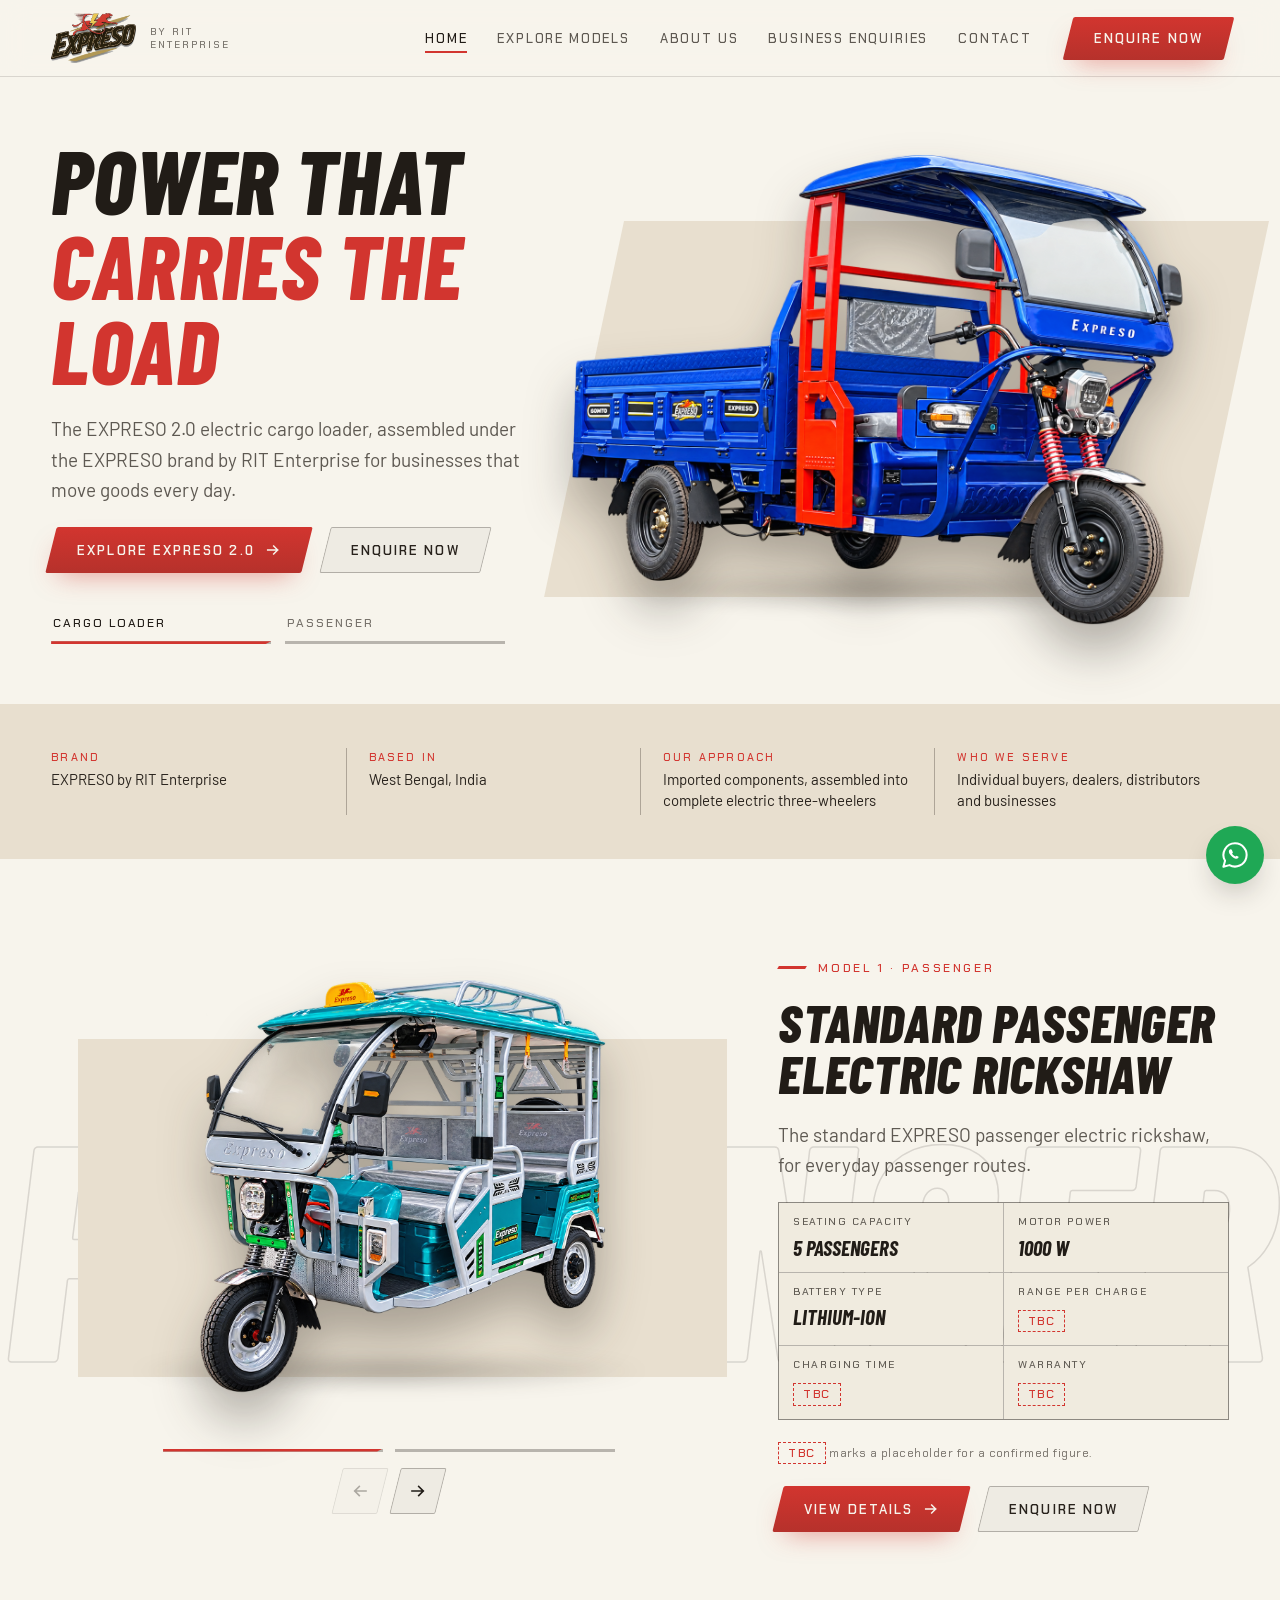
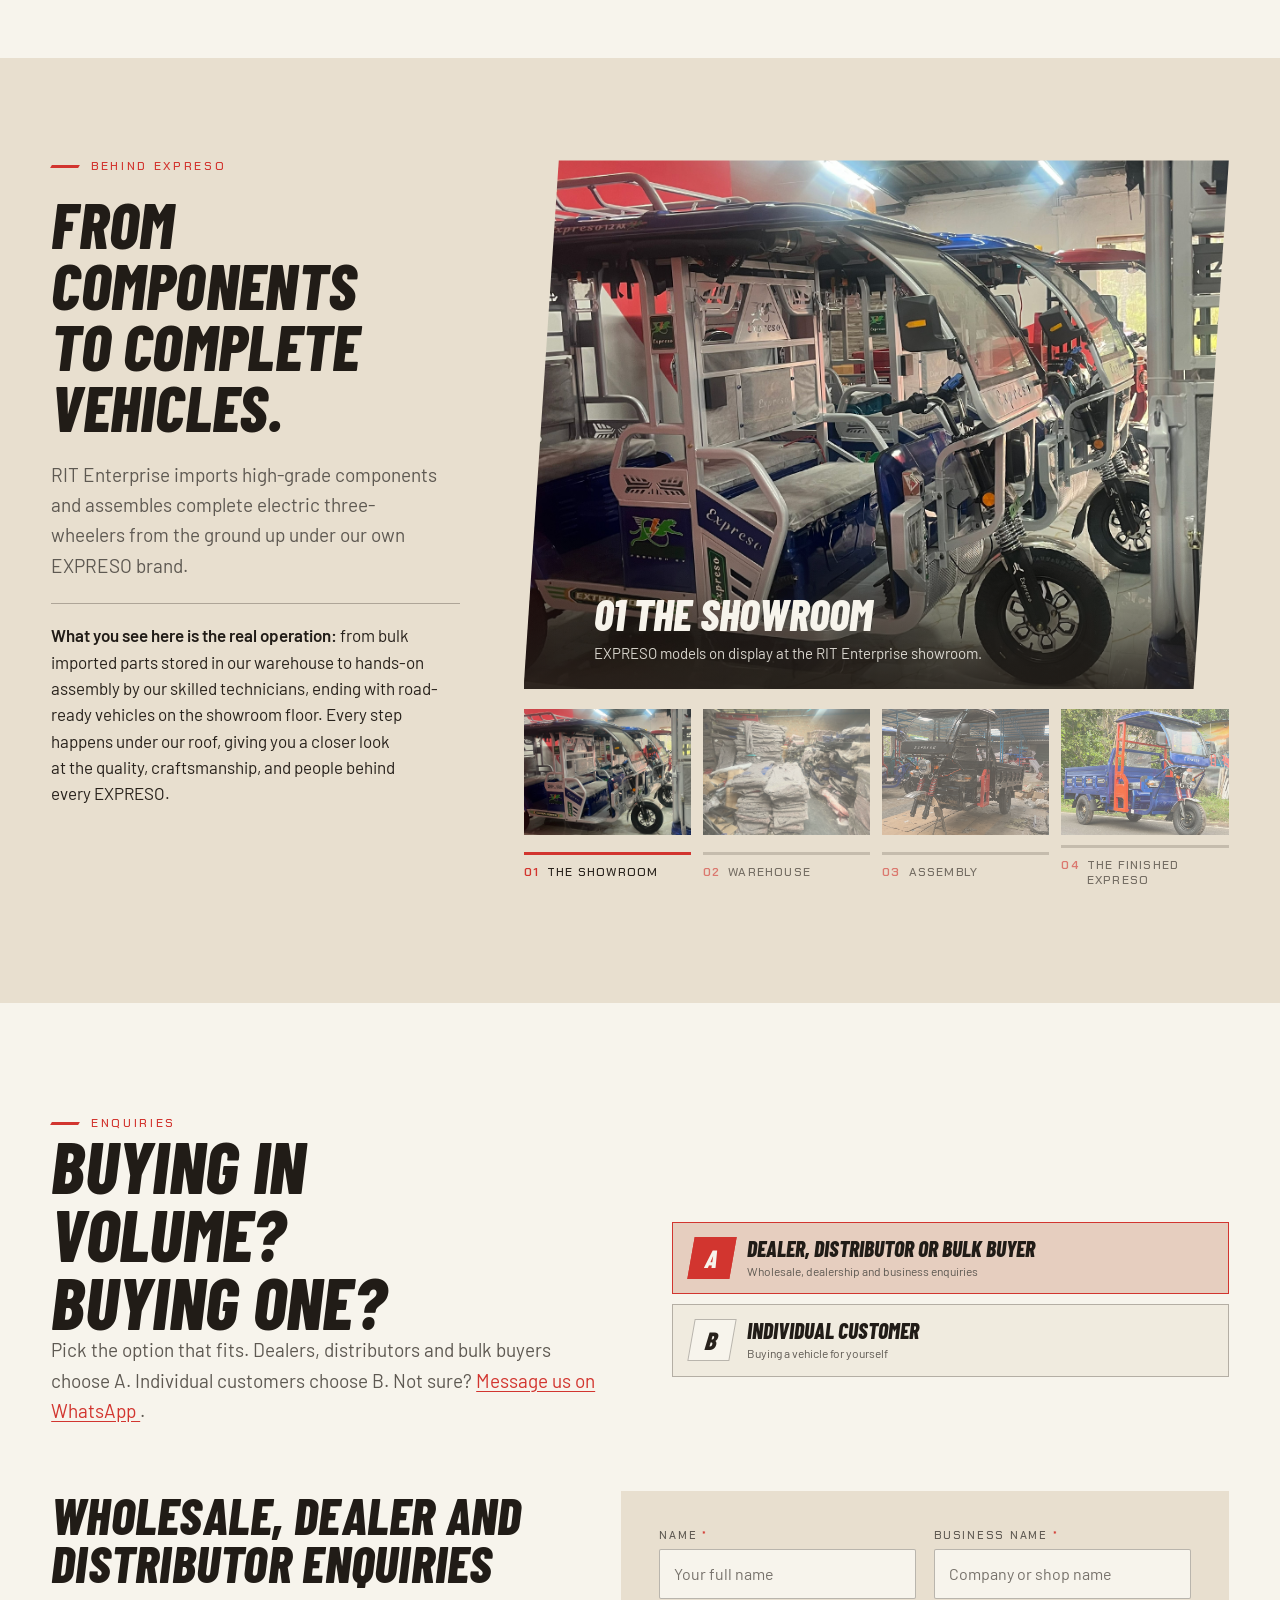
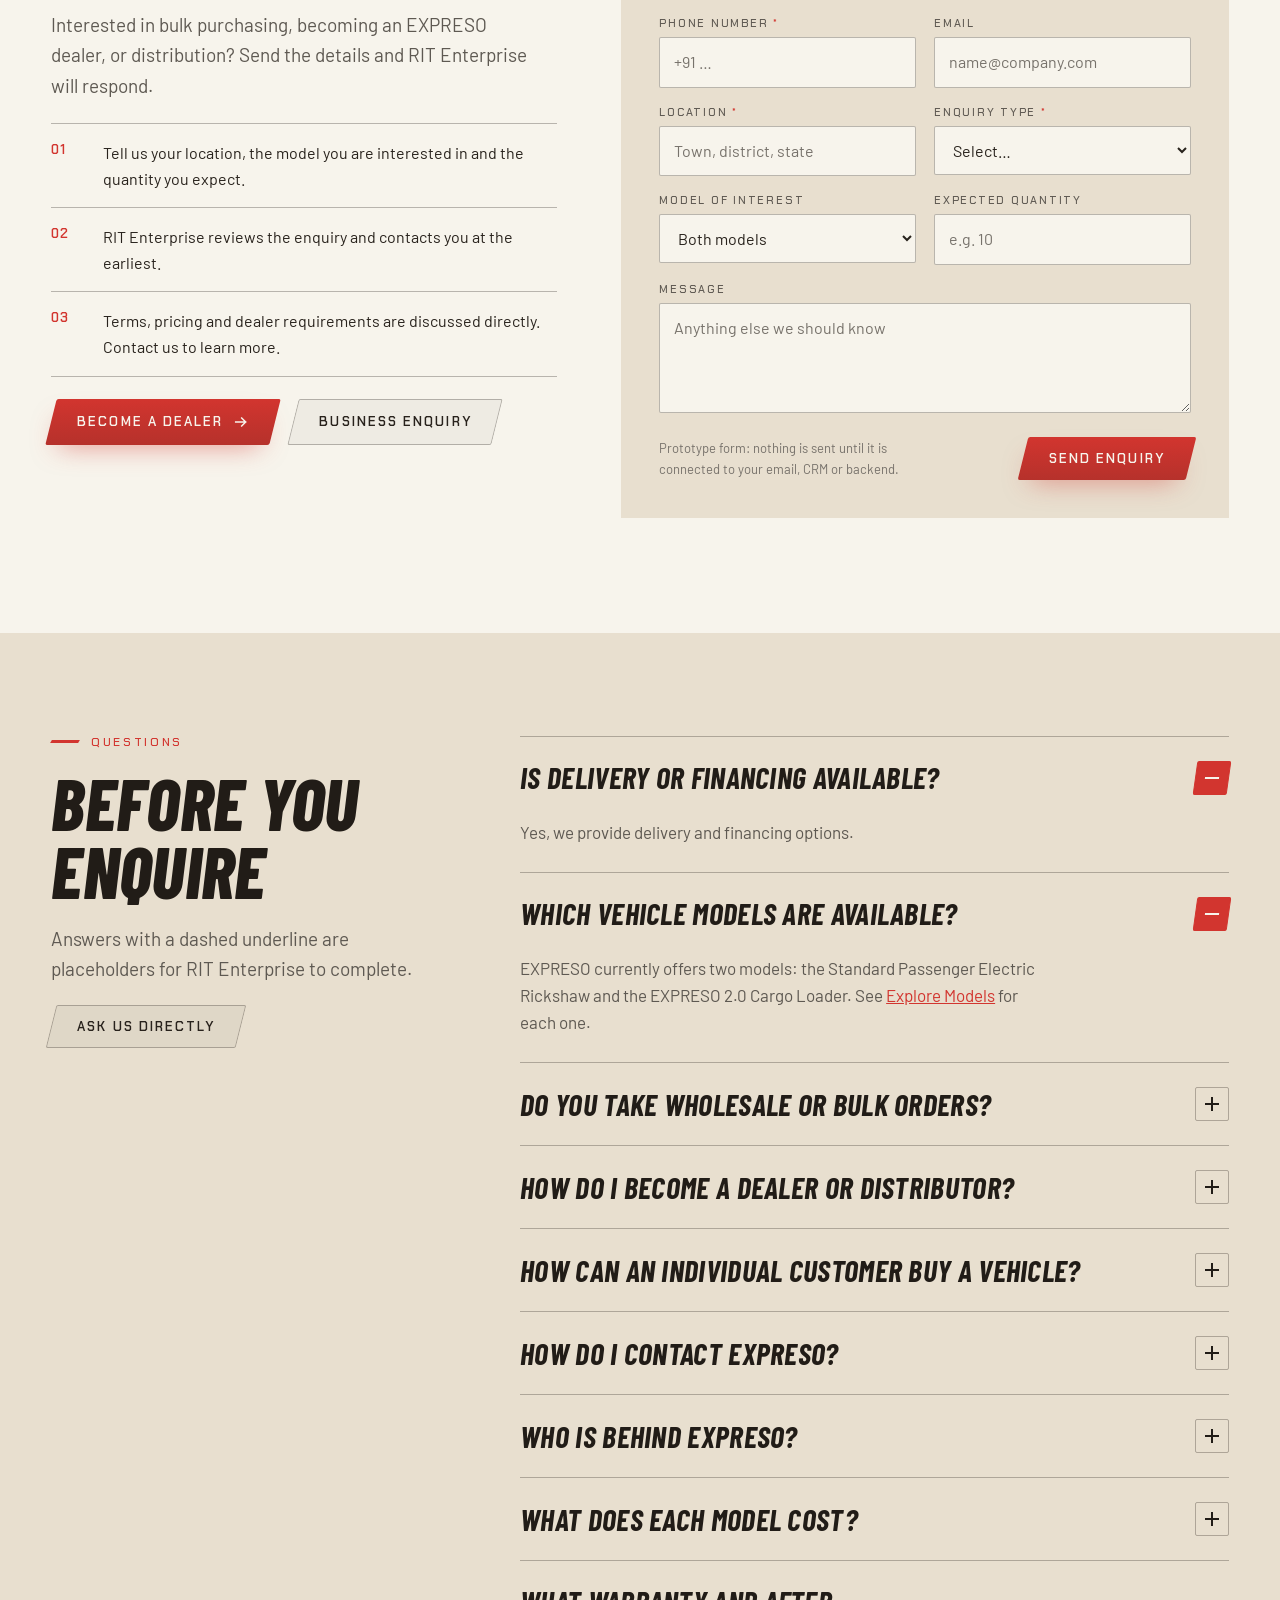
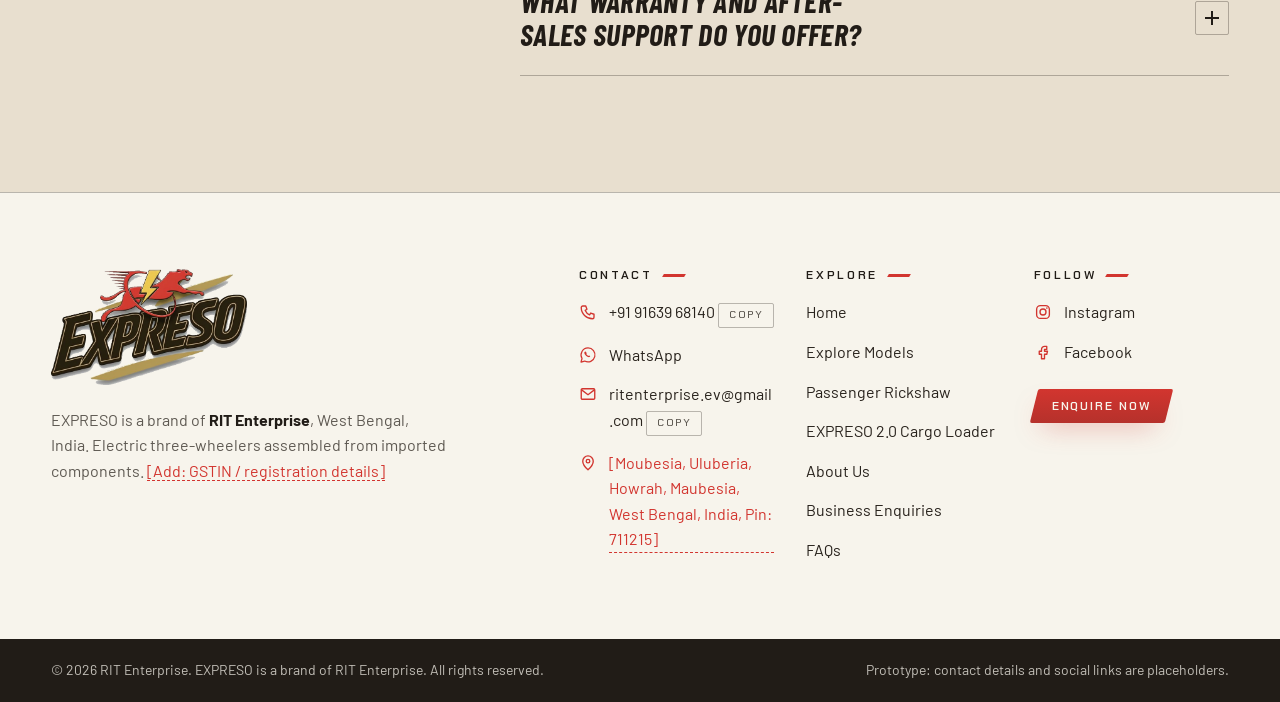
<file: index.html>
<!doctype html>
<html lang="en">
<head>
<meta charset="utf-8">
<meta name="viewport" content="width=device-width,initial-scale=1,viewport-fit=cover">
<title>EXPRESO by RIT Enterprise</title>
<link rel="icon" href="assets/logo.png" type="image/png">
<link rel="stylesheet" href="https://fonts.googleapis.com/css2?family=Barlow+Condensed:ital,wght@0,500;0,600;1,700;1,800&family=Barlow:wght@400;500;600&family=Chakra+Petch:wght@400;500;600&display=swap">
<link rel="stylesheet" href="styles.css">
</head>
<body data-page="home">

<!-- Icon sprite (referenced with <use href="#i-...">) -->
<svg width="0" height="0" style="position:absolute" aria-hidden="true" focusable="false">
  <symbol id="i-arrow" viewBox="0 0 24 24"><path d="M4 12h15M13 6l6 6-6 6" fill="none" stroke="currentColor" stroke-width="2.2" stroke-linecap="square"/></symbol>
  <symbol id="i-wa" viewBox="0 0 32 32"><path d="M16 3.5A12.4 12.4 0 0 0 5.4 22.2L3.6 28.5l6.5-1.7A12.4 12.4 0 1 0 16 3.5z" fill="none" stroke="currentColor" stroke-width="2.2" stroke-linejoin="round"/><path d="M11.4 9.8c-.5 0-1.2.3-1.6 1-.6 1-.4 2.6.8 4.4 1.3 2 3.2 3.7 5.4 4.5 1.5.5 2.6.3 3.3-.4.4-.4.6-1 .5-1.5l-2.2-1.1-1.1 1c-1.2-.4-3-2-3.6-3.3l.9-1.1-1-2.4c-.2-.5-.8-1.1-1.4-1.1z" fill="currentColor"/></symbol>
  <symbol id="i-phone" viewBox="0 0 24 24"><path d="M5 4h4l1.6 4.4-2.3 1.5a11 11 0 0 0 5.8 5.8l1.5-2.3L20 15v4a2 2 0 0 1-2 2A15 15 0 0 1 3 6a2 2 0 0 1 2-2z" fill="none" stroke="currentColor" stroke-width="1.8" stroke-linejoin="round"/></symbol>
  <symbol id="i-mail" viewBox="0 0 24 24"><rect x="3" y="5" width="18" height="14" rx="1.5" fill="none" stroke="currentColor" stroke-width="1.8"/><path d="m3.5 6.5 8.5 6.5 8.5-6.5" fill="none" stroke="currentColor" stroke-width="1.8"/></symbol>
  <symbol id="i-pin" viewBox="0 0 24 24"><path d="M12 21s7-6.2 7-11.5A7 7 0 0 0 5 9.5C5 14.8 12 21 12 21z" fill="none" stroke="currentColor" stroke-width="1.8" stroke-linejoin="round"/><circle cx="12" cy="9.5" r="2.4" fill="none" stroke="currentColor" stroke-width="1.8"/></symbol>
  <symbol id="i-ig" viewBox="0 0 24 24"><rect x="3.5" y="3.5" width="17" height="17" rx="5" fill="none" stroke="currentColor" stroke-width="1.8"/><circle cx="12" cy="12" r="4" fill="none" stroke="currentColor" stroke-width="1.8"/><circle cx="17.2" cy="6.8" r="1.1" fill="currentColor"/></symbol>
  <symbol id="i-fb" viewBox="0 0 24 24"><path d="M14 8.5h3V4.5h-3a4 4 0 0 0-4 4V11H7v4h3v6h4v-6h3l1-4h-4V8.8c0-.2.1-.3.3-.3z" fill="none" stroke="currentColor" stroke-width="1.8" stroke-linejoin="round"/></symbol>
  <symbol id="i-check" viewBox="0 0 24 24"><path d="m4 12.5 5 5L20 6.5" fill="none" stroke="currentColor" stroke-width="2.6" stroke-linecap="square"/></symbol>
  <symbol id="i-x" viewBox="0 0 24 24"><path d="M5 5l14 14M19 5 5 19" fill="none" stroke="currentColor" stroke-width="2"/></symbol>
</svg>

<!-- ============================ 1. NAVIGATION ============================ -->
<header class="nav" id="nav">
  <div class="wrap nav-in">
    <a class="brand" href="#home" aria-label="EXPRESO, home">
      <img class="logo" src="assets/logo.png" alt="EXPRESO">
      <span class="brand-sub">by RIT<br>Enterprise</span>
    </a>
    <nav class="links" id="links" aria-label="Primary">
      <a href="#home" data-nav="home">Home</a>
      <a href="#models" data-nav="models">Explore Models</a>
      <a href="#about" data-nav="about">About Us</a>
      <a href="#business" data-nav="business">Business Enquiries</a>
      <a href="#contact" data-nav="contact">Contact</a>
      <!-- <button class="btn links-cta" type="button" data-open-enquiry="">Enquire Now</button> -->
    </nav>
    <button class="btn" type="button" data-open-enquiry="">Enquire Now</button>
    <button class="burger" id="burger" type="button" aria-label="Open menu" aria-expanded="false" aria-controls="links"><span></span></button>
  </div>
</header>

<!-- ============================ HOME VIEW ================================ -->
<main id="view-home">

  <!-- ========================== 2. HERO ================================== -->
  <section class="hero" id="home" aria-roledescription="carousel" aria-label="Featured EXPRESO vehicles">
    <div class="wrap hero-in">
      <div class="hero-copy">
        <div class="hcopy-stack">
          <div class="hslide-copy is-active" data-i="0" role="group" aria-roledescription="slide" aria-label="1 of 2">
            <h1>Power that<br><em>carries the load</em></h1>
            <p class="lead">The EXPRESO 2.0 electric cargo loader, assembled under the EXPRESO brand by RIT Enterprise for businesses that move goods every day.</p>
            <div class="hero-cta">
              <a class="btn" href="cargo-loader.html">Explore EXPRESO 2.0 <svg aria-hidden="true"><use href="#i-arrow"/></svg></a>
              <button class="btn btn-ghost" type="button" data-open-enquiry="cargo">Enquire Now</button>
            </div>
          </div>
          <div class="hslide-copy" data-i="1" role="group" aria-roledescription="slide" aria-label="2 of 2">
            <h1>move people,<br><em>not exhaust</em></h1>
            <p class="lead">The standard EXPRESO passenger electric rickshaw. Full specifications and pricing are available on enquiry.</p>
            <div class="hero-cta">
              <a class="btn" href="passenger-rickshaw.html">Explore the rickshaw <svg aria-hidden="true"><use href="#i-arrow"/></svg></a>
              <button class="btn btn-ghost" type="button" data-open-enquiry="passenger">Enquire Now</button>
            </div>
          </div>
        </div>
        <div class="slider-ctrl">
          <div class="line-tabs">
            <button class="line-tab is-active" type="button" data-hero="0" aria-label="Show EXPRESO 2.0 Cargo Loader">Cargo Loader</button>
            <button class="line-tab" type="button" data-hero="1" aria-label="Show Passenger Rickshaw">Passenger</button>
          </div>
          <!-- <div class="arrow-group">
            <button class="arrow-btn prev" type="button" data-hero-step="-1" aria-label="Previous slide"><svg aria-hidden="true"><use href="#i-arrow"/></svg></button>
            <button class="arrow-btn" type="button" data-hero-step="1" aria-label="Next slide"><svg aria-hidden="true"><use href="#i-arrow"/></svg></button>
          </div> -->
        </div>
      </div>

      <div class="hero-stage">
        <div class="vslide is-active" data-i="0"><div class="slot" data-slot="cargoVehicle" data-ratio="16/10"></div></div>
        <div class="vslide" data-i="1"><div class="slot" data-slot="passengerVehicle" data-ratio="16/10"></div></div>
      </div>
    </div>
  </section>

  <!-- trust strip: facts only, taken from the brief -->
  <section class="strip" aria-label="About the business">
    <div class="wrap strip-in">
      <div class="strip-item rv"><b>Brand</b><span>EXPRESO by RIT Enterprise</span></div>
      <div class="strip-item rv" style="--d:.08s"><b>Based in</b><span>West Bengal, India</span></div>
      <div class="strip-item rv" style="--d:.16s"><b>Our approach</b><span>Imported components, assembled into complete electric three-wheelers</span></div>
      <div class="strip-item rv" style="--d:.24s"><b>Who we serve</b><span>Individual buyers, dealers, distributors and businesses</span></div>
    </div>
  </section>

  <!-- ====================== 3. EXPLORE MODELS ============================ -->

  <section class="models" id="models" data-nav-offset aria-roledescription="carousel" aria-label="EXPRESO models">
    <div class="model-viewport" id="model-viewport">
      <div class="model-track" id="model-list"></div>
    </div>
  </section>

  <!-- ====================== 4. BEHIND EXPRESO ============================ -->
  <section class="slant about" id="about">
    <div class="wrap about-grid">
      <div class="about-copy rv">
        <p class="eyebrow">Behind EXPRESO</p>
        <h2>From components to complete vehicles.</h2>
        <p class="lead">RIT Enterprise imports high-grade components and assembles complete electric three-wheelers from the ground up under our own EXPRESO brand. </p>
        <p class="fact"><b>What you see here is the real operation:</b> from bulk imported parts stored in our warehouse to hands-on assembly by our skilled technicians, ending with road-ready vehicles on the showroom floor. Every step happens under our roof, giving you a closer look at the quality, craftsmanship, and people behind every EXPRESO.</span></p>
        <!-- <div class="flow" aria-hidden="true">Showroom <i></i> Components <i></i> Assembly <i></i> Vehicle</div> -->
      </div>
      <div class="rv" style="--d:.1s">
        <div class="stage" id="stage" aria-live="polite">
          <div class="slot fill" id="stage-slot" data-slot="showroom" data-ratio="4/3"></div>
          <div class="stage-cap"><b id="stage-title"></b><span id="stage-text"></span></div>
        </div>
        <div class="thumbs" id="thumbs" role="tablist" aria-label="Photo story"></div>
      </div>
    </div>
  </section>

  <!-- ================= 5. BUYING IN VOLUME / BUYING ONE ================== -->
  <section class="slant business" id="business">
    <div class="wrap">
      <!-- <div class="sec-head rv">
        <p class="eyebrow">Enquiries</p>
        <h2>Buying in volume?<br>Buying one?</h2>
        <p class="lead">Pick the option that fits. Dealers, distributors and bulk buyers choose A. Individual customers choose B. Not sure? <a class="text-link" href="#" data-wa data-wa-msg="Hello EXPRESO, I need help choosing the right enquiry option.">Message us on WhatsApp</a>.</p>
      </div>

      <div class="choice rv" role="tablist" aria-label="Customer type">
        <button class="choice-btn" role="tab" id="tab-volume" aria-selected="true" aria-controls="panel-volume" type="button">
          <span class="c-key">A</span><span><b>Dealer, distributor or bulk buyer</b><small>Wholesale, dealership and business enquiries</small></span>
        </button>
        <button class="choice-btn" role="tab" id="tab-single" aria-selected="false" aria-controls="panel-single" type="button" tabindex="-1">
          <span class="c-key">B</span><span><b>Individual customer</b><small>Buying a vehicle for yourself</small></span>
        </button>
      </div> -->

      <div class="sec-head rv">

        <!-- LEFT COLUMN: Heading and description -->
        <div class="sec-head-copy">
          <p class="eyebrow">Enquiries</p>

          <h2>Buying in volume?<br>Buying one?</h2>

          <p class="lead">
            Pick the option that fits. Dealers, distributors and bulk
            buyers choose A. Individual customers choose B. Not sure?
            <a class="text-link" href="#"
              data-wa
              data-wa-msg="Hello EXPRESO, I need help choosing the right enquiry option.">
              Message us on WhatsApp
            </a>.
          </p>
        </div>

        <!-- RIGHT COLUMN: Customer type tabs -->
        <div class="choice" role="tablist" aria-label="Customer type">

          <button class="choice-btn" role="tab"
            id="tab-volume"
            aria-selected="true"
            aria-controls="panel-volume"
            type="button">

            <span class="c-key">A</span>
            <span>
              <b>Dealer, distributor or bulk buyer</b>
              <small>Wholesale, dealership and business enquiries</small>
            </span>
          </button>

          <button class="choice-btn" role="tab"
            id="tab-single"
            aria-selected="false"
            aria-controls="panel-single"
            type="button"
            tabindex="-1">

            <span class="c-key">B</span>
            <span>
              <b>Individual customer</b>
              <small>Buying a vehicle for yourself</small>
            </span>
          </button>

        </div>

      </div>
      
      <!-- A. wholesale -->
      <div class="panel" role="tabpanel" id="panel-volume" aria-labelledby="tab-volume">
        <div class="panel-copy">
          <h3>Wholesale, dealer and distributor enquiries</h3>
          <p class="lead">Interested in bulk purchasing, becoming an EXPRESO dealer, or distribution? Send the details and RIT Enterprise will respond.</p>
          <ol class="steps">
            <li><b>01</b><span>Tell us your location, the model you are interested in and the quantity you expect.</span></li>
            <li><b>02</b><span>RIT Enterprise reviews the enquiry and contacts you at the earliest. </span></li>
            <li><b>03</b><span>Terms, pricing and dealer requirements are discussed directly. Contact us to learn more.</span></li>
          </ol>
          <div class="actions">
            <button class="btn" type="button" data-prefill-type="dealer">Become a Dealer <svg aria-hidden="true"><use href="#i-arrow"/></svg></button>
            <button class="btn btn-ghost" type="button" data-prefill-type="bulk">Business Enquiry</button>
          </div>
        </div>
        <div class="form-card" data-form-wrap>
          <form id="form-wholesale" data-kind="Wholesale / dealer enquiry" novalidate>
            <div class="form-grid">
              <div class="field"><label for="w-name">Name <i>*</i></label><input id="w-name" name="name" data-req autocomplete="name" placeholder="Your full name"></div>
              <div class="field"><label for="w-biz">Business name <i>*</i></label><input id="w-biz" name="business" data-req autocomplete="organization" placeholder="Company or shop name"></div>
              <div class="field"><label for="w-phone">Phone number <i>*</i></label><input id="w-phone" name="phone" type="tel" data-req autocomplete="tel" placeholder="+91 …"></div>
              <div class="field"><label for="w-email">Email</label><input id="w-email" name="email" type="email" autocomplete="email" placeholder="name@company.com"></div>
              <div class="field"><label for="w-loc">Location <i>*</i></label><input id="w-loc" name="location" data-req placeholder="Town, district, state"></div>
              <div class="field"><label for="w-type">Enquiry type <i>*</i></label>
                <select id="w-type" name="enquiry_type" data-req>
                  <option value="">Select…</option>
                  <option value="dealer">Become a dealer</option>
                  <option value="distributor">Distributorship</option>
                  <option value="bulk">Bulk or fleet purchase</option>
                  <option value="other">Other business enquiry</option>
                </select></div>
              <div class="field"><label for="w-model">Model of interest</label>
                <select id="w-model" name="model">
                  <option value="Both models">Both models</option>
                  <option value="Standard Passenger Electric Rickshaw">Passenger rickshaw</option>
                  <option value="EXPRESO 2.0 Cargo Loader">EXPRESO 2.0 cargo loader</option>
                  <option value="Not sure yet">Not sure yet</option>
                </select></div>
              <div class="field"><label for="w-qty">Expected quantity</label><input id="w-qty" name="quantity" type="number" min="1" inputmode="numeric" placeholder="e.g. 10"></div>
              <div class="field full"><label for="w-msg">Message</label><textarea id="w-msg" name="message" placeholder="Anything else we should know"></textarea></div>
            </div>
            <div class="form-foot">
              <small>Prototype form: nothing is sent until it is connected to your email, CRM or backend.</small>
              <button class="btn" type="submit">Send enquiry</button>
            </div>
          </form>
          <div class="result" data-result hidden></div>
        </div>
      </div>

      <!-- B. individual -->
      <div class="panel" role="tabpanel" id="panel-single" aria-labelledby="tab-single" hidden>
        <div class="panel-copy">
          <h3>Buying one vehicle?</h3>
          <p class="lead">The quickest way is a message or a call. Tell us which model you want and where you are, and we will reply with details.</p>
          <ol class="steps">
            <li><b>01</b><span>Choose the model: passenger rickshaw or EXPRESO 2.0 cargo loader.</span></li>
            <li><b>02</b><span>Message us on WhatsApp, call, or use the short form.</span></li>
            <li><b>03</b><span>We’ll confirm pricing and availability and update you right away, with financing and delivery options available.</span></li>
          </ol>
          <div class="actions">
            <a class="btn btn-wa" href="#" data-wa data-wa-msg="Hello EXPRESO, I would like to buy a vehicle. Please share details."><svg aria-hidden="true"><use href="#i-wa"/></svg> WhatsApp us</a>
            <a class="btn btn-ghost" href="#" data-tel><svg aria-hidden="true"><use href="#i-phone"/></svg> Call us</a>
          </div>
          <div class="contact-lines">
            <div class="c-line"><svg aria-hidden="true"><use href="#i-phone"/></svg><span data-bind="phoneDisplay"></span><button class="copy" type="button" data-copy="phoneDisplay">Copy</button></div>
          </div>
        </div>
        <div class="form-card" data-form-wrap>
          <form id="form-retail" data-kind="Retail enquiry" novalidate>
            <div class="form-grid">
              <div class="field"><label for="r-name">Name <i>*</i></label><input id="r-name" name="name" data-req autocomplete="name" placeholder="Your name"></div>
              <div class="field"><label for="r-phone">Phone number <i>*</i></label><input id="r-phone" name="phone" type="tel" data-req autocomplete="tel" placeholder="+91 …"></div>
              <div class="field"><label for="r-model">Model <i>*</i></label>
                <select id="r-model" name="model" data-req>
                  <option value="">Select…</option>
                  <option value="Standard Passenger Electric Rickshaw">Passenger rickshaw</option>
                  <option value="EXPRESO 2.0 Cargo Loader">EXPRESO 2.0 cargo loader</option>
                  <option value="Not sure yet">Not sure yet</option>
                </select></div>
              <div class="field"><label for="r-loc">Town / city</label><input id="r-loc" name="location" placeholder="Where are you?"></div>
              <div class="field full"><label for="r-msg">Message (optional)</label><textarea id="r-msg" name="message" placeholder="Questions about price, availability, a showroom visit…"></textarea></div>
            </div>
            <div class="form-foot">
              <small>Prototype form: nothing is sent until it is connected.</small>
              <button class="btn" type="submit">Send retail enquiry</button>
            </div>
          </form>
          <div class="result" data-result hidden></div>
        </div>
      </div>
    </div>
  </section>

  <!-- ============================== 6. FAQ =============================== -->
  <section class="slant faq" id="faq">
    <div class="wrap faq-grid">
      <div class="faq-side rv">
        <p class="eyebrow">Questions</p>
        <h2>Before you enquire</h2>
        <p class="lead">Answers with a dashed underline are placeholders for RIT Enterprise to complete.</p>
        <div class="actions"><button class="btn btn-ghost" type="button" data-open-enquiry="">Ask us directly</button></div>
      </div>
      <div class="faq-list rv" id="faq-list" style="--d:.1s"></div>
    </div>
  </section>

</main>

<!-- ============================ DETAIL VIEW ============================== -->
<main id="view-detail" hidden></main>

<!-- ======================== 7. FOOTER AND CONTACT ======================== -->
<footer class="footer" id="contact">
  <div class="wrap foot-top">
    <div class="foot-brand">
      <img class="logo" src="assets/logo.png" alt="EXPRESO">
      <p>EXPRESO is a brand of <strong>RIT Enterprise</strong>, West Bengal, India. Electric three-wheelers assembled from imported components. <span class="tbc-inline">[Add: GSTIN / registration details]</span></p>
    </div>
    <div class="foot-cols">
      <div class="foot-col">
        <h4>Contact</h4>
        <div class="foot-row"><svg aria-hidden="true"><use href="#i-phone"/></svg><span><span data-bind="phoneDisplay"></span> <button class="copy" type="button" data-copy="phoneDisplay">Copy</button></span></div>
        <a class="foot-row" href="#" data-wa data-wa-msg="Hello EXPRESO, I would like to know more."><svg aria-hidden="true"><use href="#i-wa"/></svg><span>WhatsApp</span></a>
        <div class="foot-row"><svg aria-hidden="true"><use href="#i-mail"/></svg><span><span data-bind="email"></span> <button class="copy" type="button" data-copy="email">Copy</button></span></div>
        <div class="foot-row"><svg aria-hidden="true"><use href="#i-pin"/></svg><span data-bind="address"></span></div>
      </div>
      <div class="foot-col">
        <h4>Explore</h4>
        <a href="#home">Home</a>
        <a href="#models">Explore Models</a>
        <a href="passenger-rickshaw.html">Passenger Rickshaw</a>
        <a href="cargo-loader.html">EXPRESO 2.0 Cargo Loader</a>
        <a href="#about">About Us</a>
        <a href="#business">Business Enquiries</a>
        <a href="#faq">FAQs</a>
      </div>
      <div class="foot-col">
        <h4>Follow</h4>
        <a class="foot-row" href="#" data-social="instagram"><svg aria-hidden="true"><use href="#i-ig"/></svg><span>Instagram</span></a>
        <a class="foot-row" href="#" data-social="facebook"><svg aria-hidden="true"><use href="#i-fb"/></svg><span>Facebook</span></a>
        <button class="btn btn-sm foot-cta" type="button" data-open-enquiry="">Enquire Now</button>
      </div>
    </div>
  </div>
  <div class="foot-bar">
    <div class="wrap foot-bar-in">
      <span>© 2026 RIT Enterprise. EXPRESO is a brand of RIT Enterprise. All rights reserved.</span>
      <span>Prototype: contact details and social links are placeholders.</span>
    </div>
  </div>
</footer>

<!-- ======================= FLOATING / OVERLAY UI ========================= -->
<a class="wa-float" href="#" data-wa data-wa-msg="Hello EXPRESO, I would like to enquire about your vehicles." aria-label="Chat on WhatsApp">
  <svg aria-hidden="true"><use href="#i-wa"/></svg><span>Chat on WhatsApp</span>
</a>

<!-- <div class="proto" id="proto">
  <div class="proto-panel" id="proto-panel" hidden>
    <p><b>Prototype tools.</b> Click “Preview my photo” on any placeholder to see your own image in the layout. One upload per vehicle updates the hero, the model section and the detail page. Use a transparent PNG for vehicle cut-outs.</p>
    <label>WhatsApp number to test the CTA
      <input type="text" id="proto-wa" inputmode="numeric" placeholder="919876543210 (country code + number)"></label>
    <div class="row">
      <button class="btn btn-ghost btn-sm" type="button" id="proto-reset">Clear my photos</button>
      <button class="btn btn-ghost btn-sm" type="button" id="proto-hide">Hide image buttons</button>
    </div>
  </div>
  <button class="proto-chip" id="proto-chip" type="button" aria-expanded="false" aria-controls="proto-panel"><i></i><span>Prototype tools</span></button>
</div> -->

<div class="modal" id="modal" role="dialog" aria-modal="true" aria-labelledby="modal-title" hidden>
  <div class="m-card" data-form-wrap>
    <button class="m-close" type="button" id="modal-close" aria-label="Close"><svg aria-hidden="true"><use href="#i-x"/></svg></button>
    <p class="eyebrow">Enquire now</p>
    <h3 id="modal-title">Tell us what you need</h3>
    <p class="lead">Leave your details and RIT Enterprise will get back to you.</p>
    <form id="form-quick" data-kind="Quick enquiry" novalidate>
      <div class="form-grid">
        <div class="field"><label for="q-name">Name <i>*</i></label><input id="q-name" name="name" data-req autocomplete="name"></div>
        <div class="field"><label for="q-phone">Phone number <i>*</i></label><input id="q-phone" name="phone" type="tel" data-req autocomplete="tel" placeholder="+91 …"></div>
        <div class="field full"><label for="q-model">Interested in</label>
          <select id="q-model" name="model">
            <option value="Not sure yet">Not sure yet</option>
            <option value="Standard Passenger Electric Rickshaw">Passenger rickshaw</option>
            <option value="EXPRESO 2.0 Cargo Loader">EXPRESO 2.0 cargo loader</option>
          </select></div>
        <div class="field full"><label for="q-msg">Message (optional)</label><textarea id="q-msg" name="message"></textarea></div>
      </div>
      <div class="form-foot">
        <small>Buying in volume? Use the <button class="link-btn" type="button" data-go="business">business enquiry form</button>.</small>
        <button class="btn" type="submit">Send enquiry</button>
      </div>
    </form>
    <div class="result" data-result hidden></div>
  </div>
</div>

<div class="lightbox" id="lightbox" hidden><img alt=""></div>
<div class="toast" id="toast" role="status" aria-live="polite"></div>

<script src="app.js"></script>
</body>
</html>
</file>
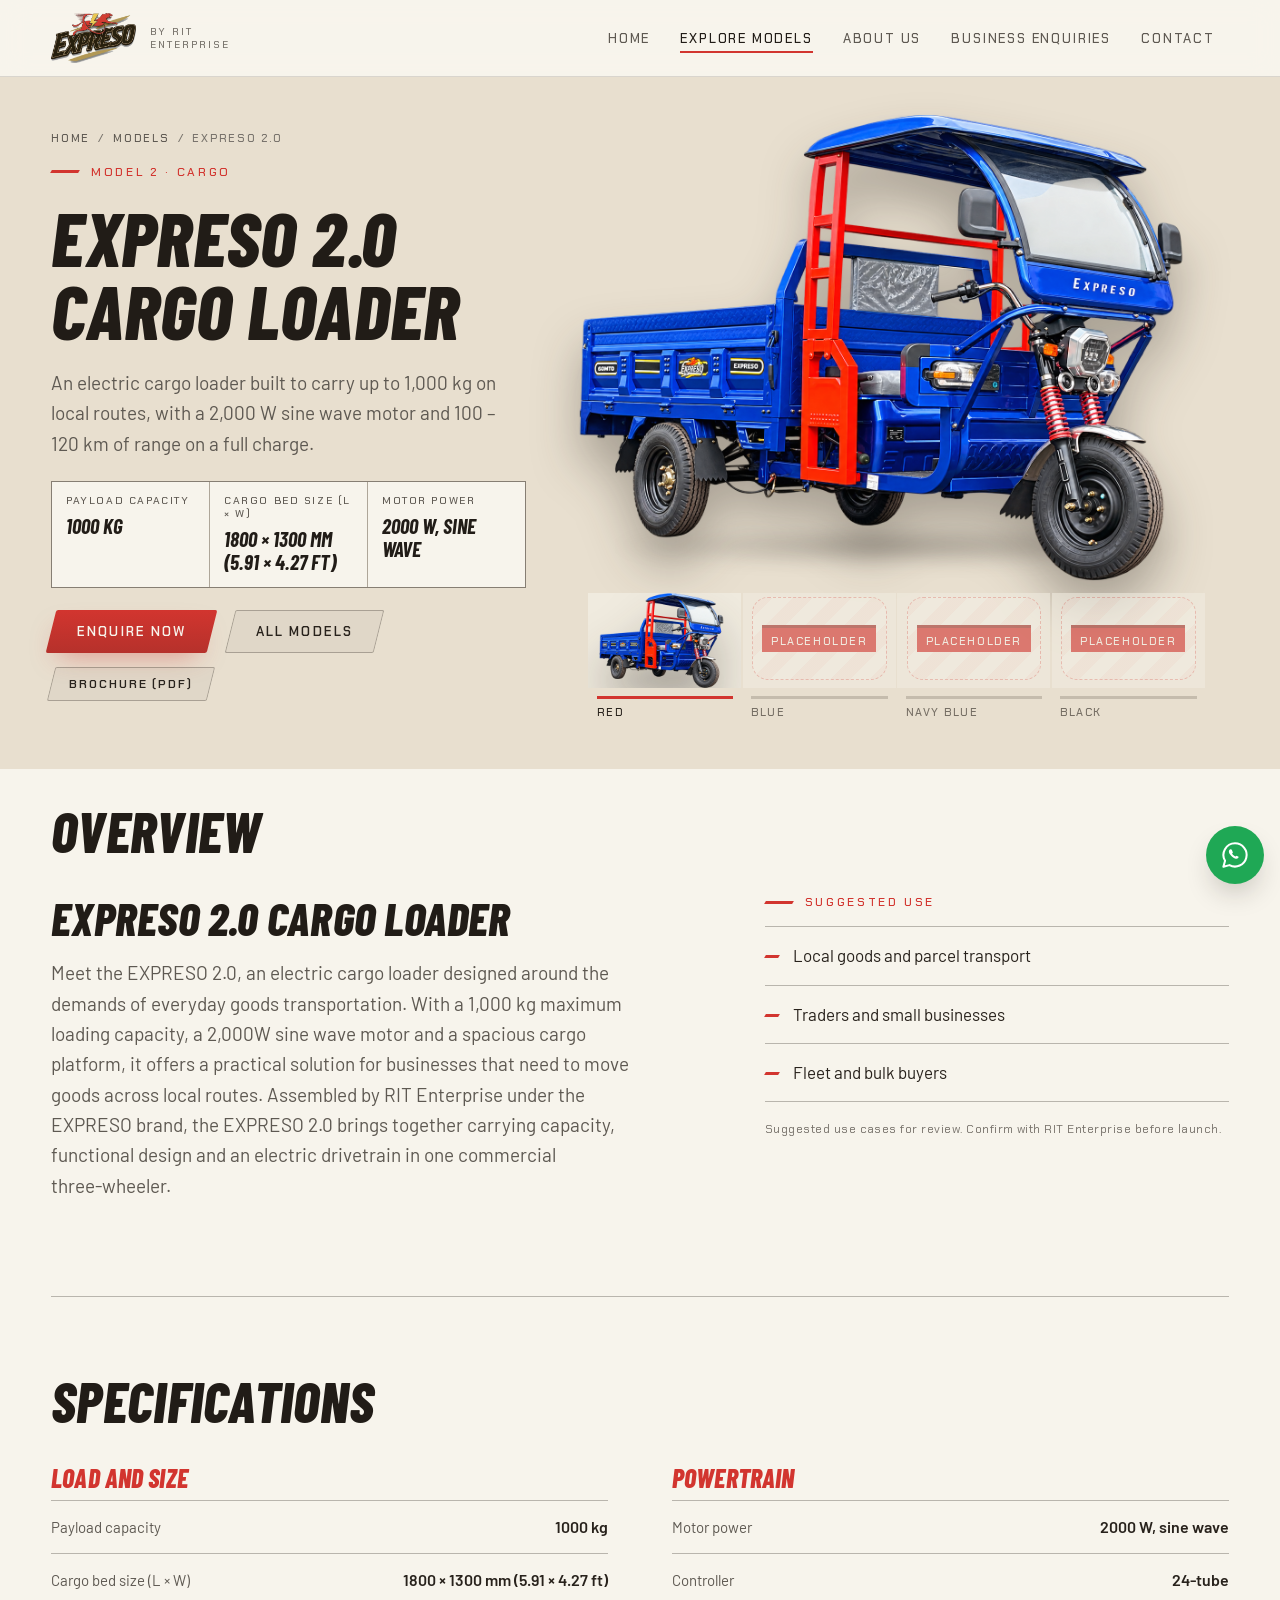
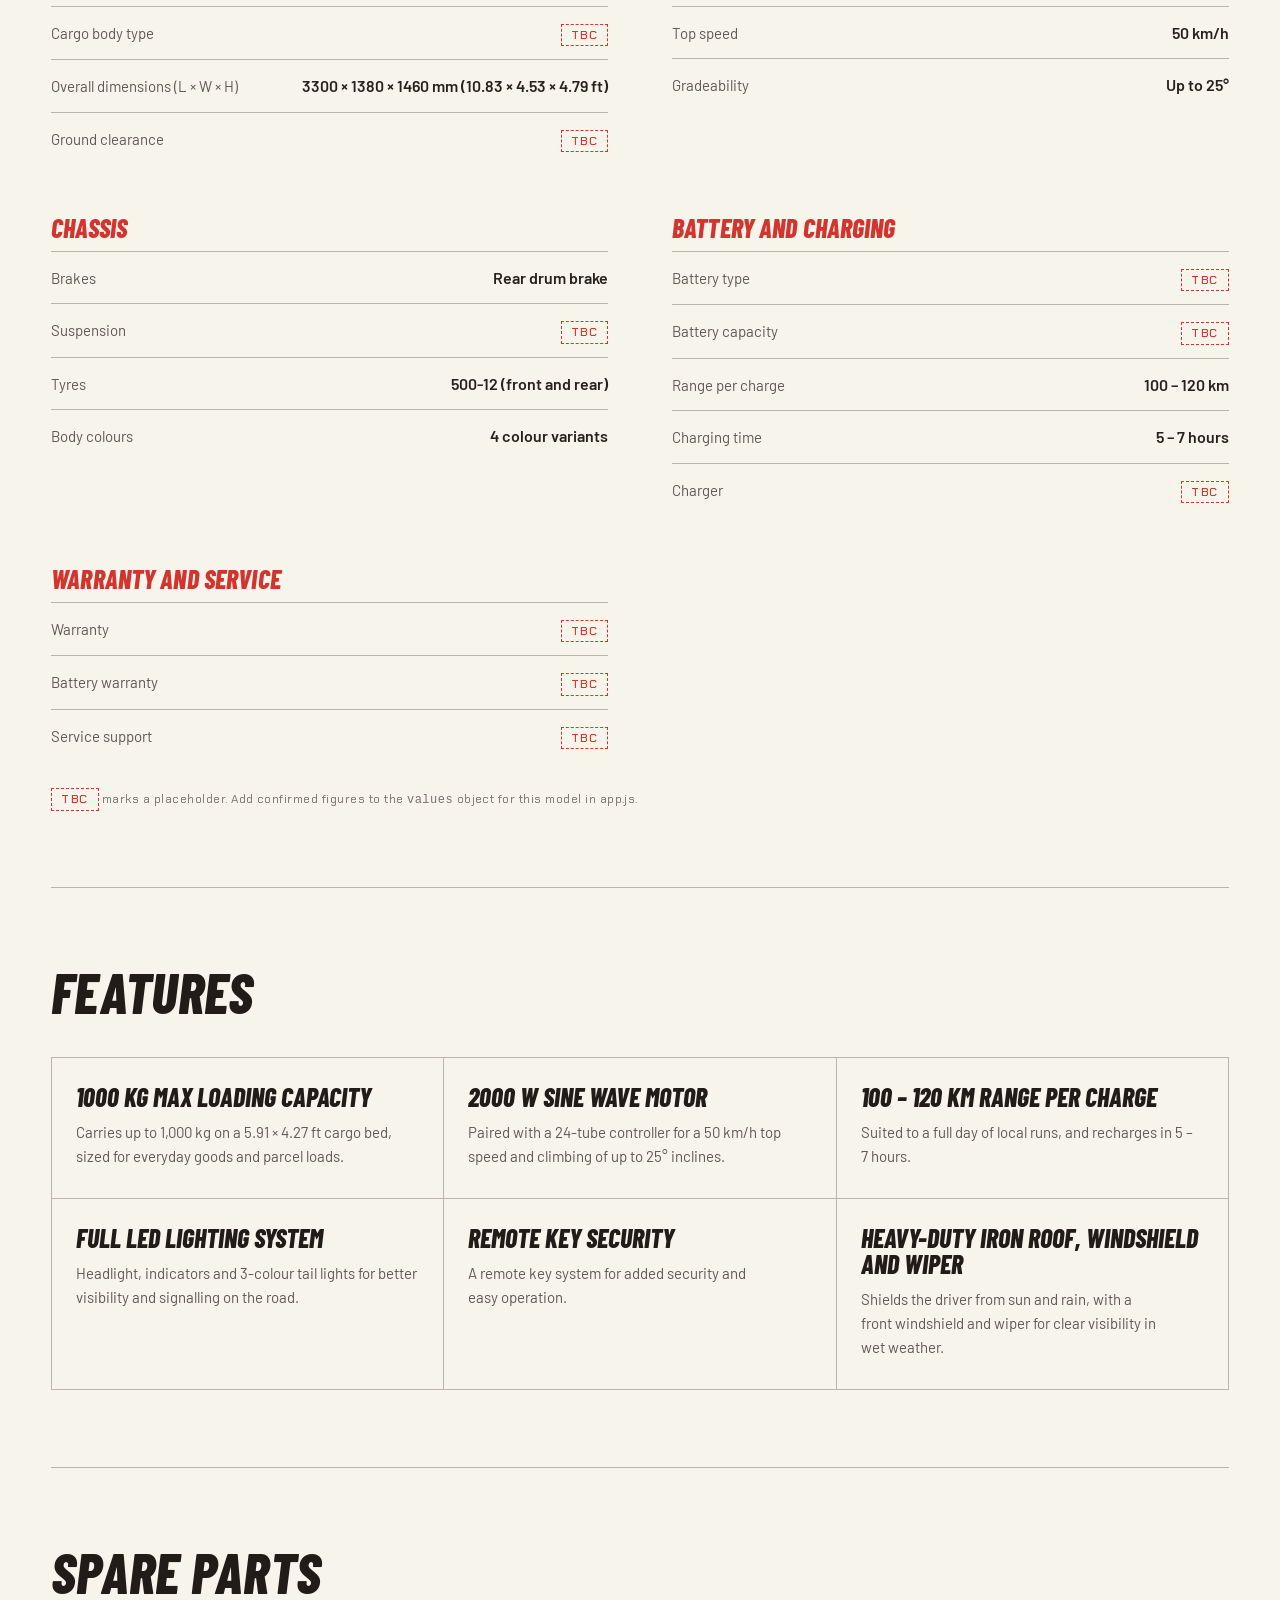
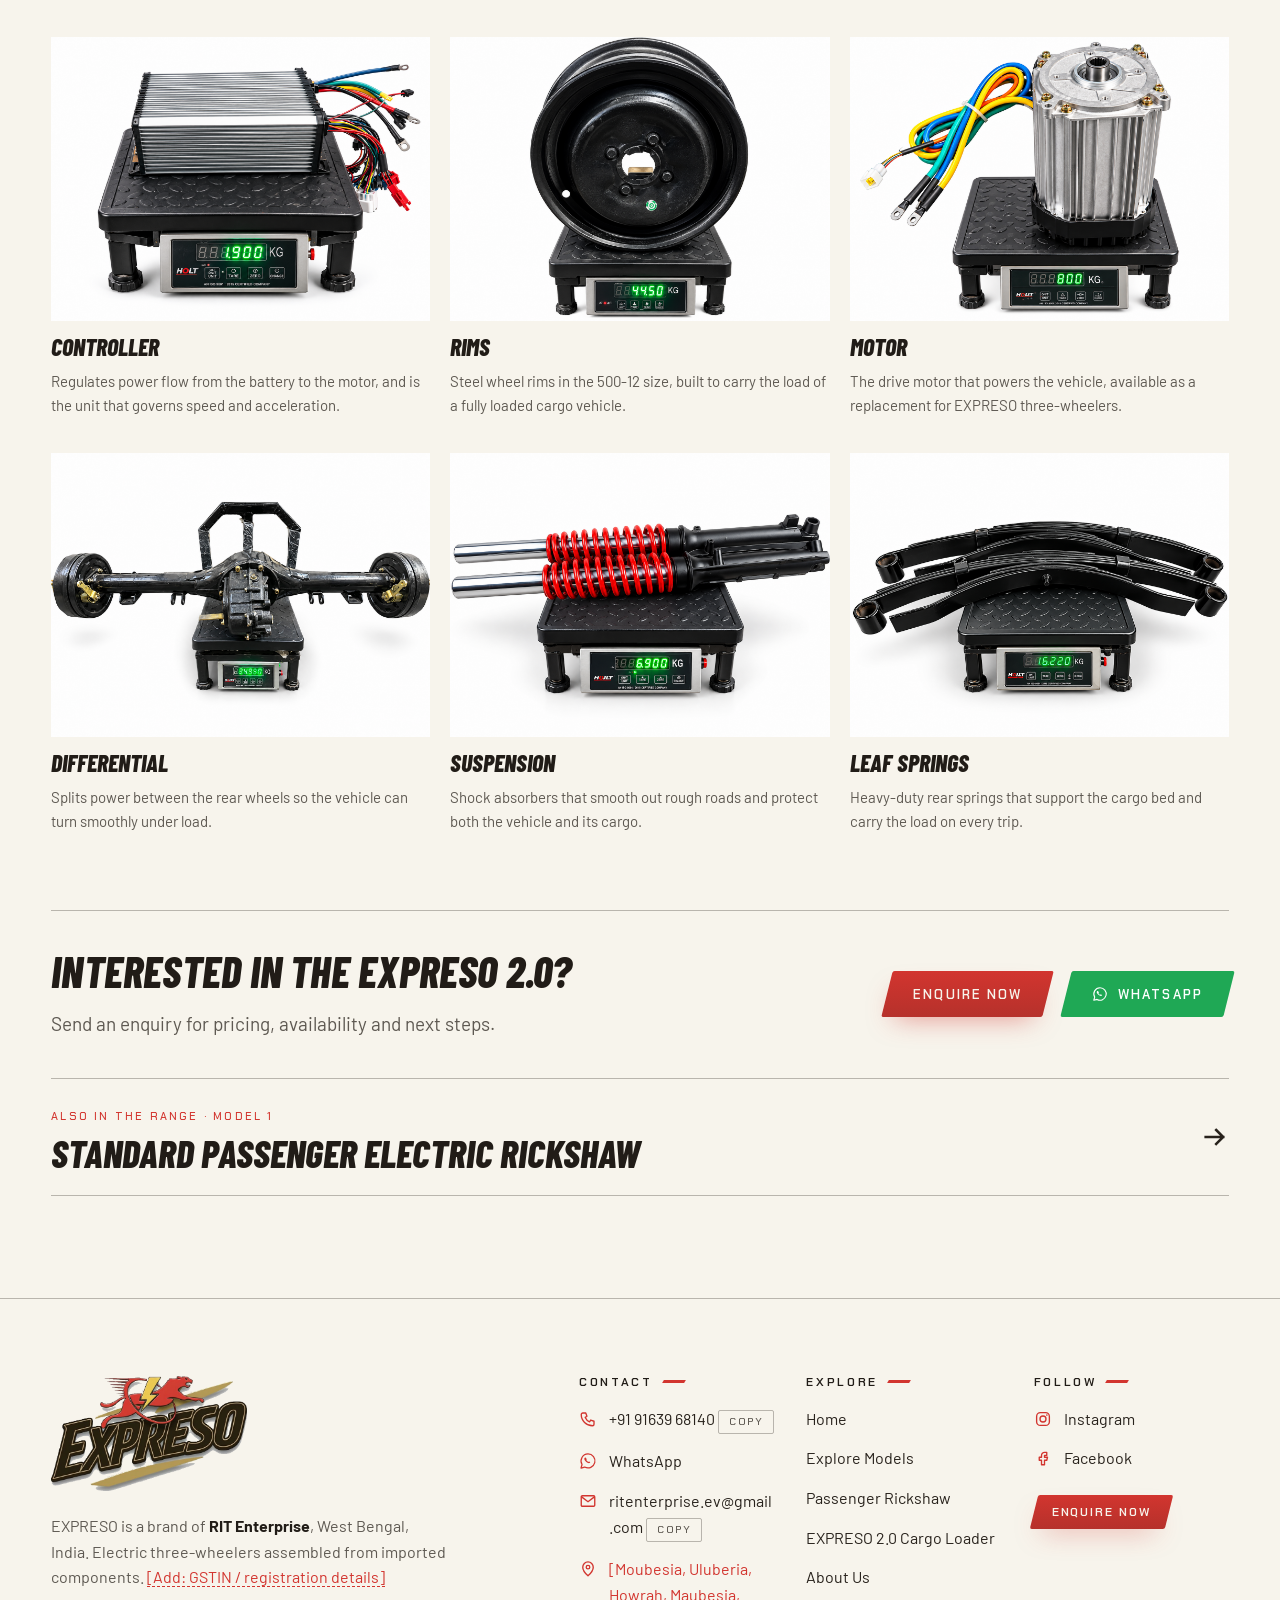
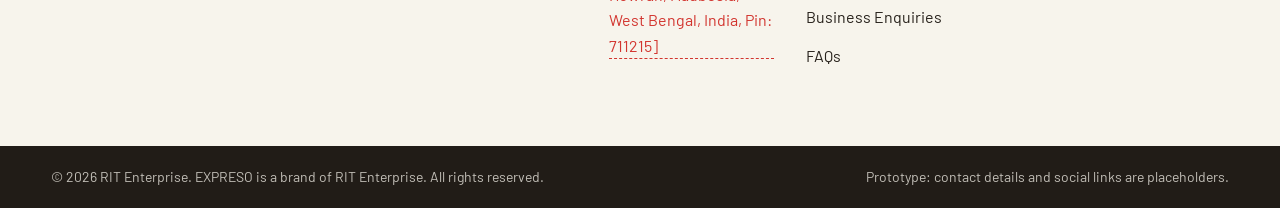
<file: cargo-loader.html>
<!doctype html>
<html lang="en">
<head>
<meta charset="utf-8">
<meta name="viewport" content="width=device-width,initial-scale=1,viewport-fit=cover">
<title>EXPRESO 2.0 Cargo Loader | EXPRESO by RIT Enterprise</title>
<link rel="icon" href="assets/logo.png" type="image/png">
<link rel="stylesheet" href="https://fonts.googleapis.com/css2?family=Barlow+Condensed:ital,wght@0,500;0,600;1,700;1,800&family=Barlow:wght@400;500;600&family=Chakra+Petch:wght@400;500;600&display=swap">
<link rel="stylesheet" href="styles.css">
</head>
<body data-page="cargo-loader">

<!-- Icon sprite (referenced with <use href="#i-...">) -->
<svg width="0" height="0" style="position:absolute" aria-hidden="true" focusable="false">
  <symbol id="i-arrow" viewBox="0 0 24 24"><path d="M4 12h15M13 6l6 6-6 6" fill="none" stroke="currentColor" stroke-width="2.2" stroke-linecap="square"/></symbol>
  <symbol id="i-wa" viewBox="0 0 32 32"><path d="M16 3.5A12.4 12.4 0 0 0 5.4 22.2L3.6 28.5l6.5-1.7A12.4 12.4 0 1 0 16 3.5z" fill="none" stroke="currentColor" stroke-width="2.2" stroke-linejoin="round"/><path d="M11.4 9.8c-.5 0-1.2.3-1.6 1-.6 1-.4 2.6.8 4.4 1.3 2 3.2 3.7 5.4 4.5 1.5.5 2.6.3 3.3-.4.4-.4.6-1 .5-1.5l-2.2-1.1-1.1 1c-1.2-.4-3-2-3.6-3.3l.9-1.1-1-2.4c-.2-.5-.8-1.1-1.4-1.1z" fill="currentColor"/></symbol>
  <symbol id="i-phone" viewBox="0 0 24 24"><path d="M5 4h4l1.6 4.4-2.3 1.5a11 11 0 0 0 5.8 5.8l1.5-2.3L20 15v4a2 2 0 0 1-2 2A15 15 0 0 1 3 6a2 2 0 0 1 2-2z" fill="none" stroke="currentColor" stroke-width="1.8" stroke-linejoin="round"/></symbol>
  <symbol id="i-mail" viewBox="0 0 24 24"><rect x="3" y="5" width="18" height="14" rx="1.5" fill="none" stroke="currentColor" stroke-width="1.8"/><path d="m3.5 6.5 8.5 6.5 8.5-6.5" fill="none" stroke="currentColor" stroke-width="1.8"/></symbol>
  <symbol id="i-pin" viewBox="0 0 24 24"><path d="M12 21s7-6.2 7-11.5A7 7 0 0 0 5 9.5C5 14.8 12 21 12 21z" fill="none" stroke="currentColor" stroke-width="1.8" stroke-linejoin="round"/><circle cx="12" cy="9.5" r="2.4" fill="none" stroke="currentColor" stroke-width="1.8"/></symbol>
  <symbol id="i-ig" viewBox="0 0 24 24"><rect x="3.5" y="3.5" width="17" height="17" rx="5" fill="none" stroke="currentColor" stroke-width="1.8"/><circle cx="12" cy="12" r="4" fill="none" stroke="currentColor" stroke-width="1.8"/><circle cx="17.2" cy="6.8" r="1.1" fill="currentColor"/></symbol>
  <symbol id="i-fb" viewBox="0 0 24 24"><path d="M14 8.5h3V4.5h-3a4 4 0 0 0-4 4V11H7v4h3v6h4v-6h3l1-4h-4V8.8c0-.2.1-.3.3-.3z" fill="none" stroke="currentColor" stroke-width="1.8" stroke-linejoin="round"/></symbol>
  <symbol id="i-check" viewBox="0 0 24 24"><path d="m4 12.5 5 5L20 6.5" fill="none" stroke="currentColor" stroke-width="2.6" stroke-linecap="square"/></symbol>
  <symbol id="i-x" viewBox="0 0 24 24"><path d="M5 5l14 14M19 5 5 19" fill="none" stroke="currentColor" stroke-width="2"/></symbol>
</svg>

<!-- ============================ 1. NAVIGATION ============================ -->
<header class="nav" id="nav">
  <div class="wrap nav-in">
    <a class="brand" href="index.html#home" aria-label="EXPRESO, home">
      <img class="logo" src="assets/logo.png" alt="EXPRESO">
      <span class="brand-sub">by RIT<br>Enterprise</span>
    </a>
    <nav class="links" id="links" aria-label="Primary">
      <a href="index.html#home" data-nav="home">Home</a>
      <a href="index.html#models" data-nav="models">Explore Models</a>
      <a href="index.html#about" data-nav="about">About Us</a>
      <a href="index.html#business" data-nav="business">Business Enquiries</a>
      <a href="index.html#contact" data-nav="contact">Contact</a>
      <!-- <button class="btn links-cta" type="button" data-open-enquiry="">Enquire Now</button> -->
    </nav>
    <!-- <button class="btn" type="button" data-open-enquiry="">Enquire Now</button> -->
    <button class="burger" id="burger" type="button" aria-label="Open menu" aria-expanded="false" aria-controls="links"><span></span></button>
  </div>
</header>

<!-- ============================ MODEL DETAIL (built by app.js) ============================ -->
<main id="view-detail"></main>

<!-- ======================== 7. FOOTER AND CONTACT ======================== -->
<footer class="footer" id="contact">
  <div class="wrap foot-top">
    <div class="foot-brand">
      <img class="logo" src="assets/logo.png" alt="EXPRESO">
      <p>EXPRESO is a brand of <strong>RIT Enterprise</strong>, West Bengal, India. Electric three-wheelers assembled from imported components. <span class="tbc-inline">[Add: GSTIN / registration details]</span></p>
    </div>
    <div class="foot-cols">
      <div class="foot-col">
        <h4>Contact</h4>
        <div class="foot-row"><svg aria-hidden="true"><use href="#i-phone"/></svg><span><span data-bind="phoneDisplay"></span> <button class="copy" type="button" data-copy="phoneDisplay">Copy</button></span></div>
        <a class="foot-row" href="#" data-wa data-wa-msg="Hello EXPRESO, I would like to know more."><svg aria-hidden="true"><use href="#i-wa"/></svg><span>WhatsApp</span></a>
        <div class="foot-row"><svg aria-hidden="true"><use href="#i-mail"/></svg><span><span data-bind="email"></span> <button class="copy" type="button" data-copy="email">Copy</button></span></div>
        <div class="foot-row"><svg aria-hidden="true"><use href="#i-pin"/></svg><span data-bind="address"></span></div>
      </div>
      <div class="foot-col">
        <h4>Explore</h4>
        <a href="index.html#home">Home</a>
        <a href="index.html#models">Explore Models</a>
        <a href="passenger-rickshaw.html">Passenger Rickshaw</a>
        <a href="cargo-loader.html">EXPRESO 2.0 Cargo Loader</a>
        <a href="index.html#about">About Us</a>
        <a href="index.html#business">Business Enquiries</a>
        <a href="index.html#faq">FAQs</a>
      </div>
      <div class="foot-col">
        <h4>Follow</h4>
        <a class="foot-row" href="#" data-social="instagram"><svg aria-hidden="true"><use href="#i-ig"/></svg><span>Instagram</span></a>
        <a class="foot-row" href="#" data-social="facebook"><svg aria-hidden="true"><use href="#i-fb"/></svg><span>Facebook</span></a>
        <button class="btn btn-sm foot-cta" type="button" data-open-enquiry="">Enquire Now</button>
      </div>
    </div>
  </div>
  <div class="foot-bar">
    <div class="wrap foot-bar-in">
      <span>© 2026 RIT Enterprise. EXPRESO is a brand of RIT Enterprise. All rights reserved.</span>
      <span>Prototype: contact details and social links are placeholders.</span>
    </div>
  </div>
</footer>

<!-- ======================= FLOATING / OVERLAY UI ========================= -->
<a class="wa-float" href="#" data-wa data-wa-msg="Hello EXPRESO, I would like to enquire about your vehicles." aria-label="Chat on WhatsApp">
  <svg aria-hidden="true"><use href="#i-wa"/></svg><span>Chat on WhatsApp</span>
</a>

<!-- <div class="proto" id="proto">
  <div class="proto-panel" id="proto-panel" hidden>
    <p><b>Prototype tools.</b> Click “Preview my photo” on any placeholder to see your own image in the layout. One upload per vehicle updates the hero, the model section and the detail page. Use a transparent PNG for vehicle cut-outs.</p>
    <label>WhatsApp number to test the CTA
      <input type="text" id="proto-wa" inputmode="numeric" placeholder="919876543210 (country code + number)"></label>
    <div class="row">
      <button class="btn btn-ghost btn-sm" type="button" id="proto-reset">Clear my photos</button>
      <button class="btn btn-ghost btn-sm" type="button" id="proto-hide">Hide image buttons</button>
    </div>
  </div>
  <button class="proto-chip" id="proto-chip" type="button" aria-expanded="false" aria-controls="proto-panel"><i></i><span>Prototype tools</span></button>
</div> -->

<div class="modal" id="modal" role="dialog" aria-modal="true" aria-labelledby="modal-title" hidden>
  <div class="m-card" data-form-wrap>
    <button class="m-close" type="button" id="modal-close" aria-label="Close"><svg aria-hidden="true"><use href="#i-x"/></svg></button>
    <p class="eyebrow">Enquire now</p>
    <h3 id="modal-title">Tell us what you need</h3>
    <p class="lead">Leave your details and RIT Enterprise will get back to you.</p>
    <form id="form-quick" data-kind="Quick enquiry" novalidate>
      <div class="form-grid">
        <div class="field"><label for="q-name">Name <i>*</i></label><input id="q-name" name="name" data-req autocomplete="name"></div>
        <div class="field"><label for="q-phone">Phone number <i>*</i></label><input id="q-phone" name="phone" type="tel" data-req autocomplete="tel" placeholder="+91 …"></div>
        <div class="field full"><label for="q-model">Interested in</label>
          <select id="q-model" name="model">
            <option value="Not sure yet">Not sure yet</option>
            <option value="Standard Passenger Electric Rickshaw">Passenger rickshaw</option>
            <option value="EXPRESO 2.0 Cargo Loader">EXPRESO 2.0 cargo loader</option>
          </select></div>
        <div class="field full"><label for="q-msg">Message (optional)</label><textarea id="q-msg" name="message"></textarea></div>
      </div>
      <div class="form-foot">
        <small>Buying in volume? Use the <button class="link-btn" type="button" data-go="business">business enquiry form</button>.</small>
        <button class="btn" type="submit">Send enquiry</button>
      </div>
    </form>
    <div class="result" data-result hidden></div>
  </div>
</div>

<div class="lightbox" id="lightbox" hidden><img alt=""></div>
<div class="toast" id="toast" role="status" aria-live="polite"></div>

<script src="app.js"></script>
</body>
</html>
</file>
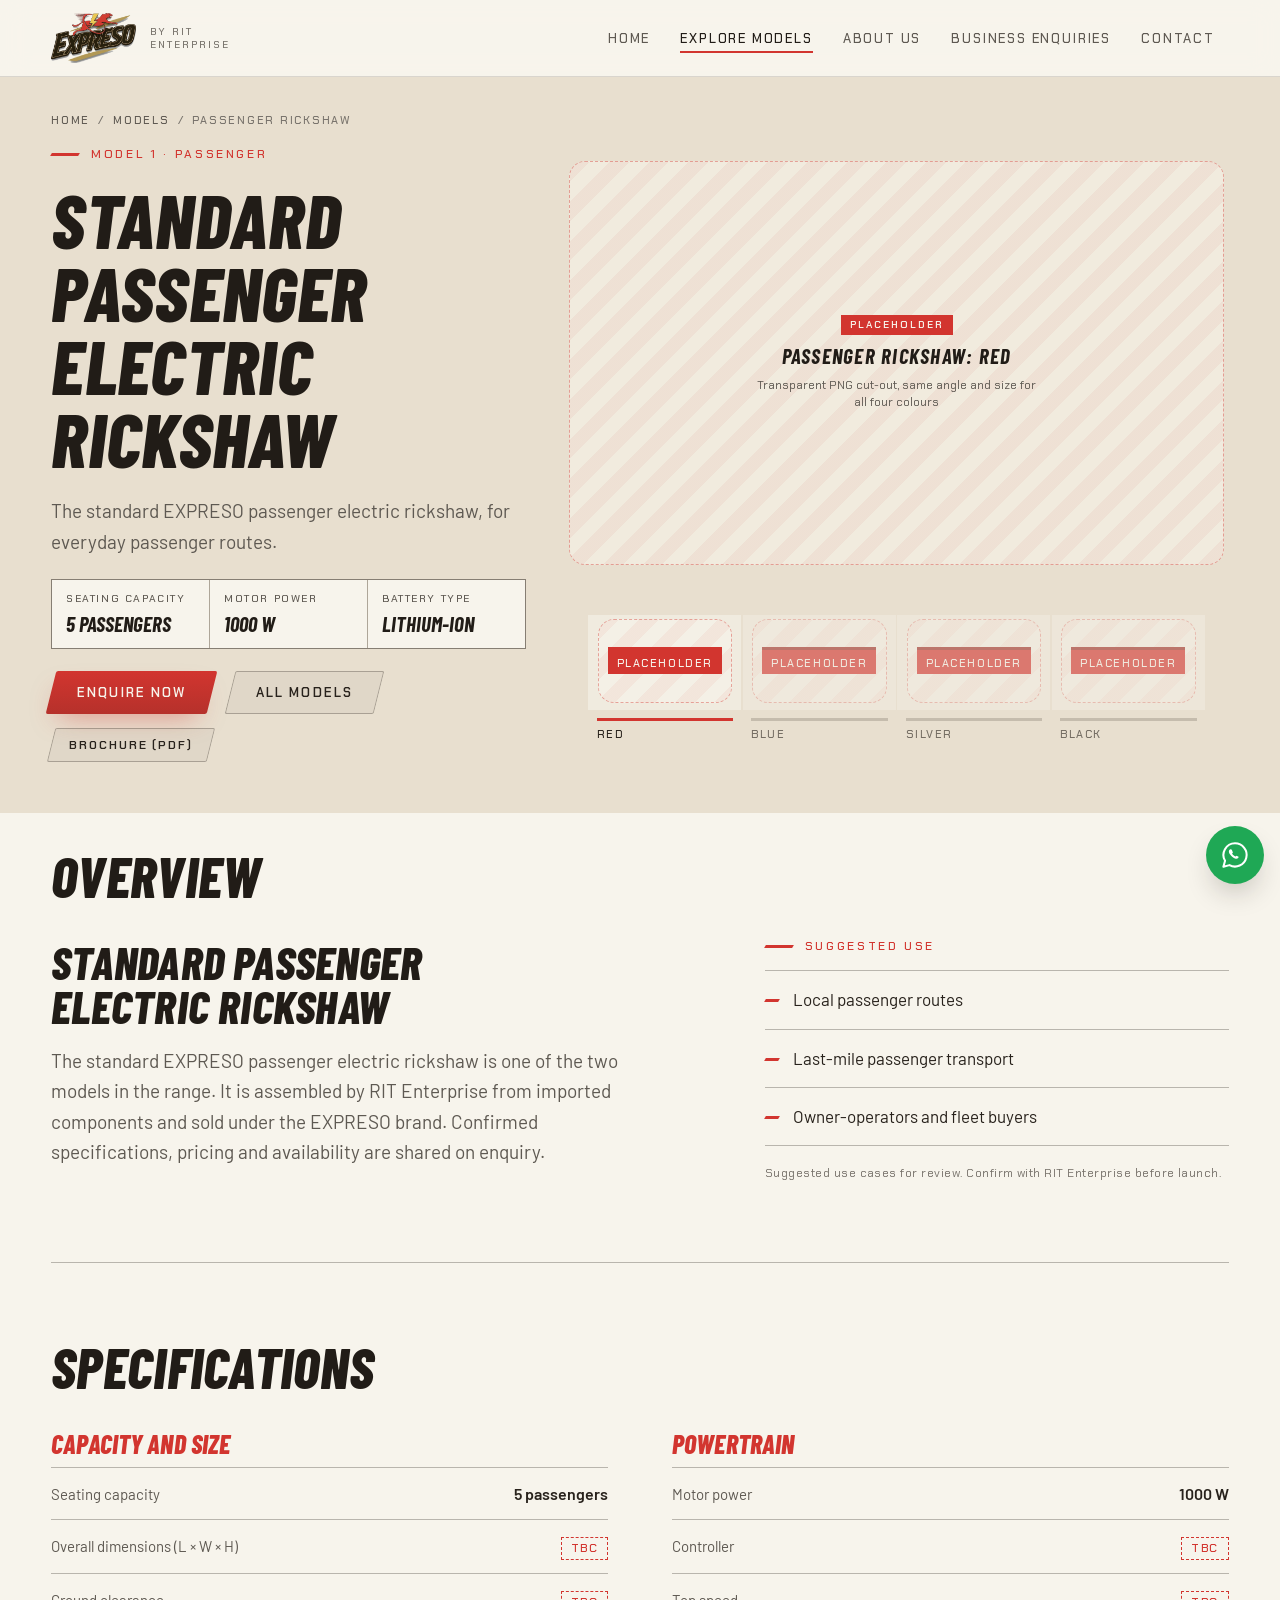
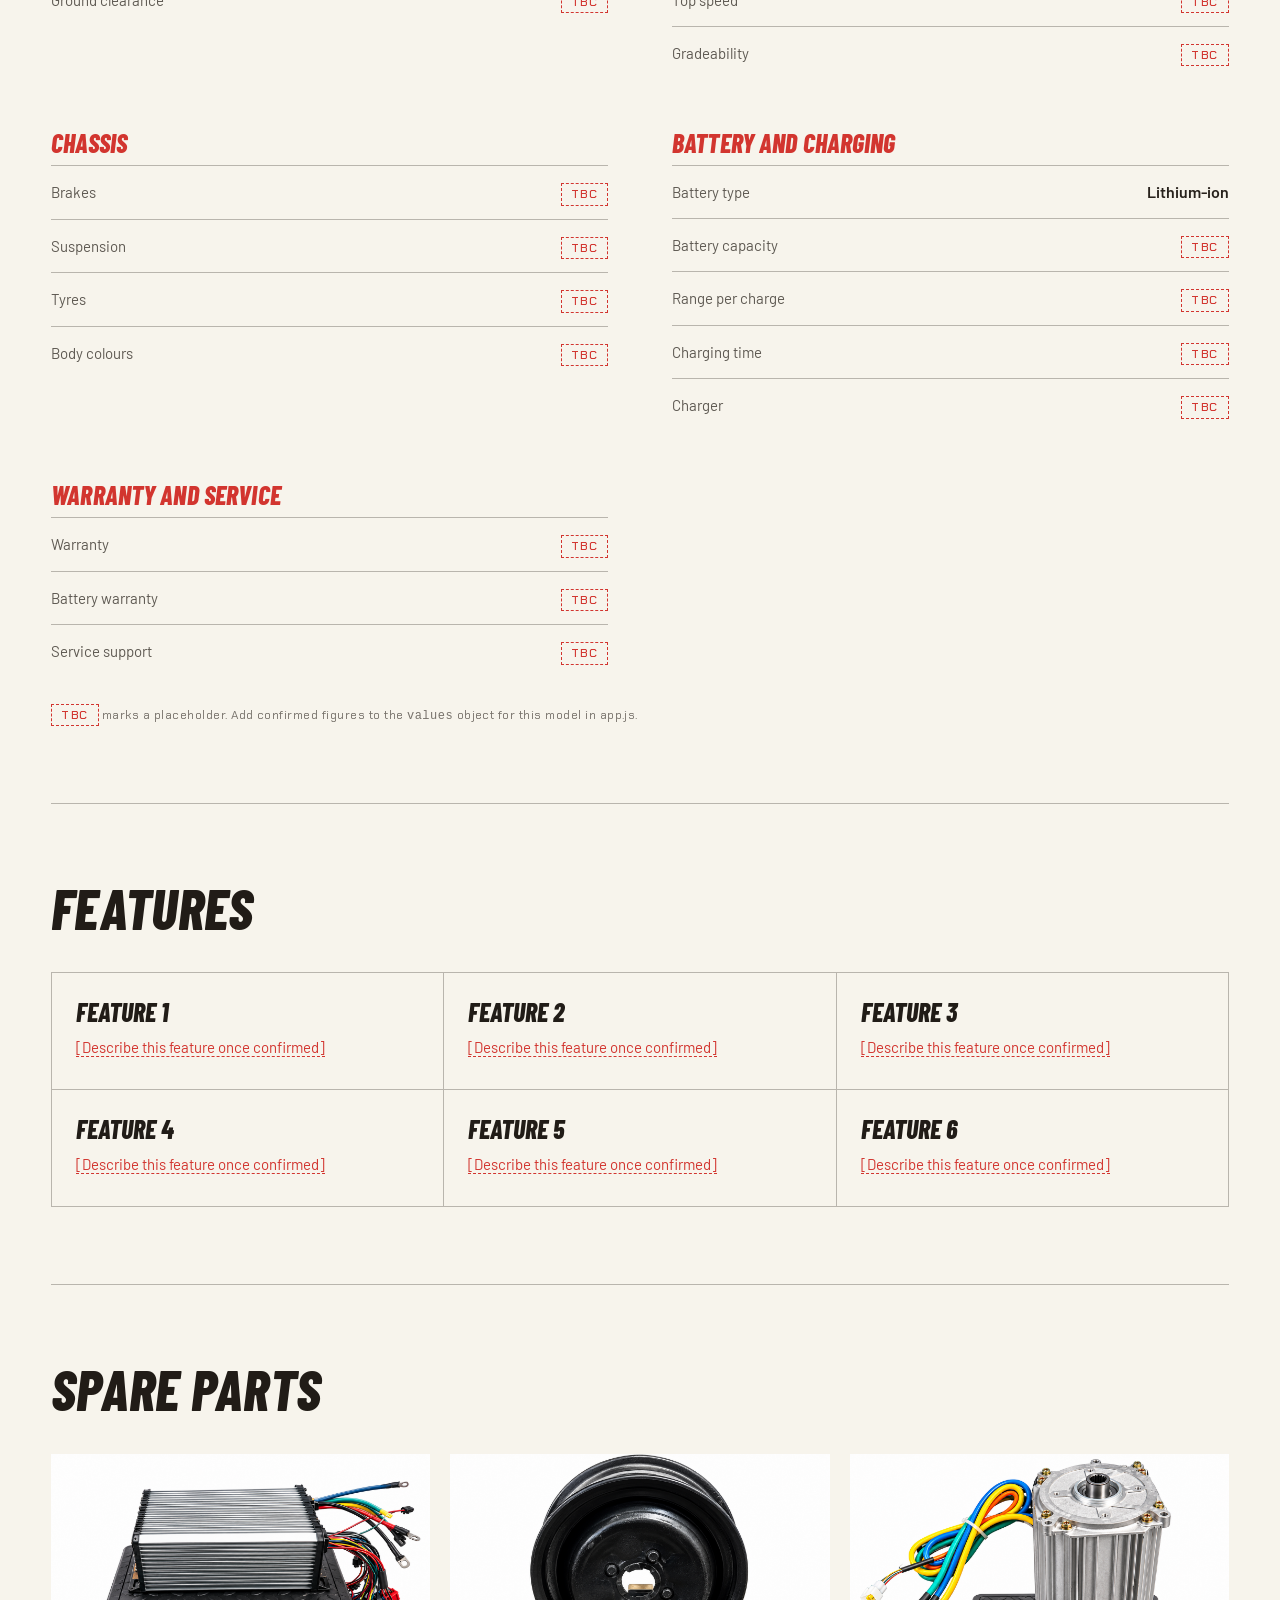
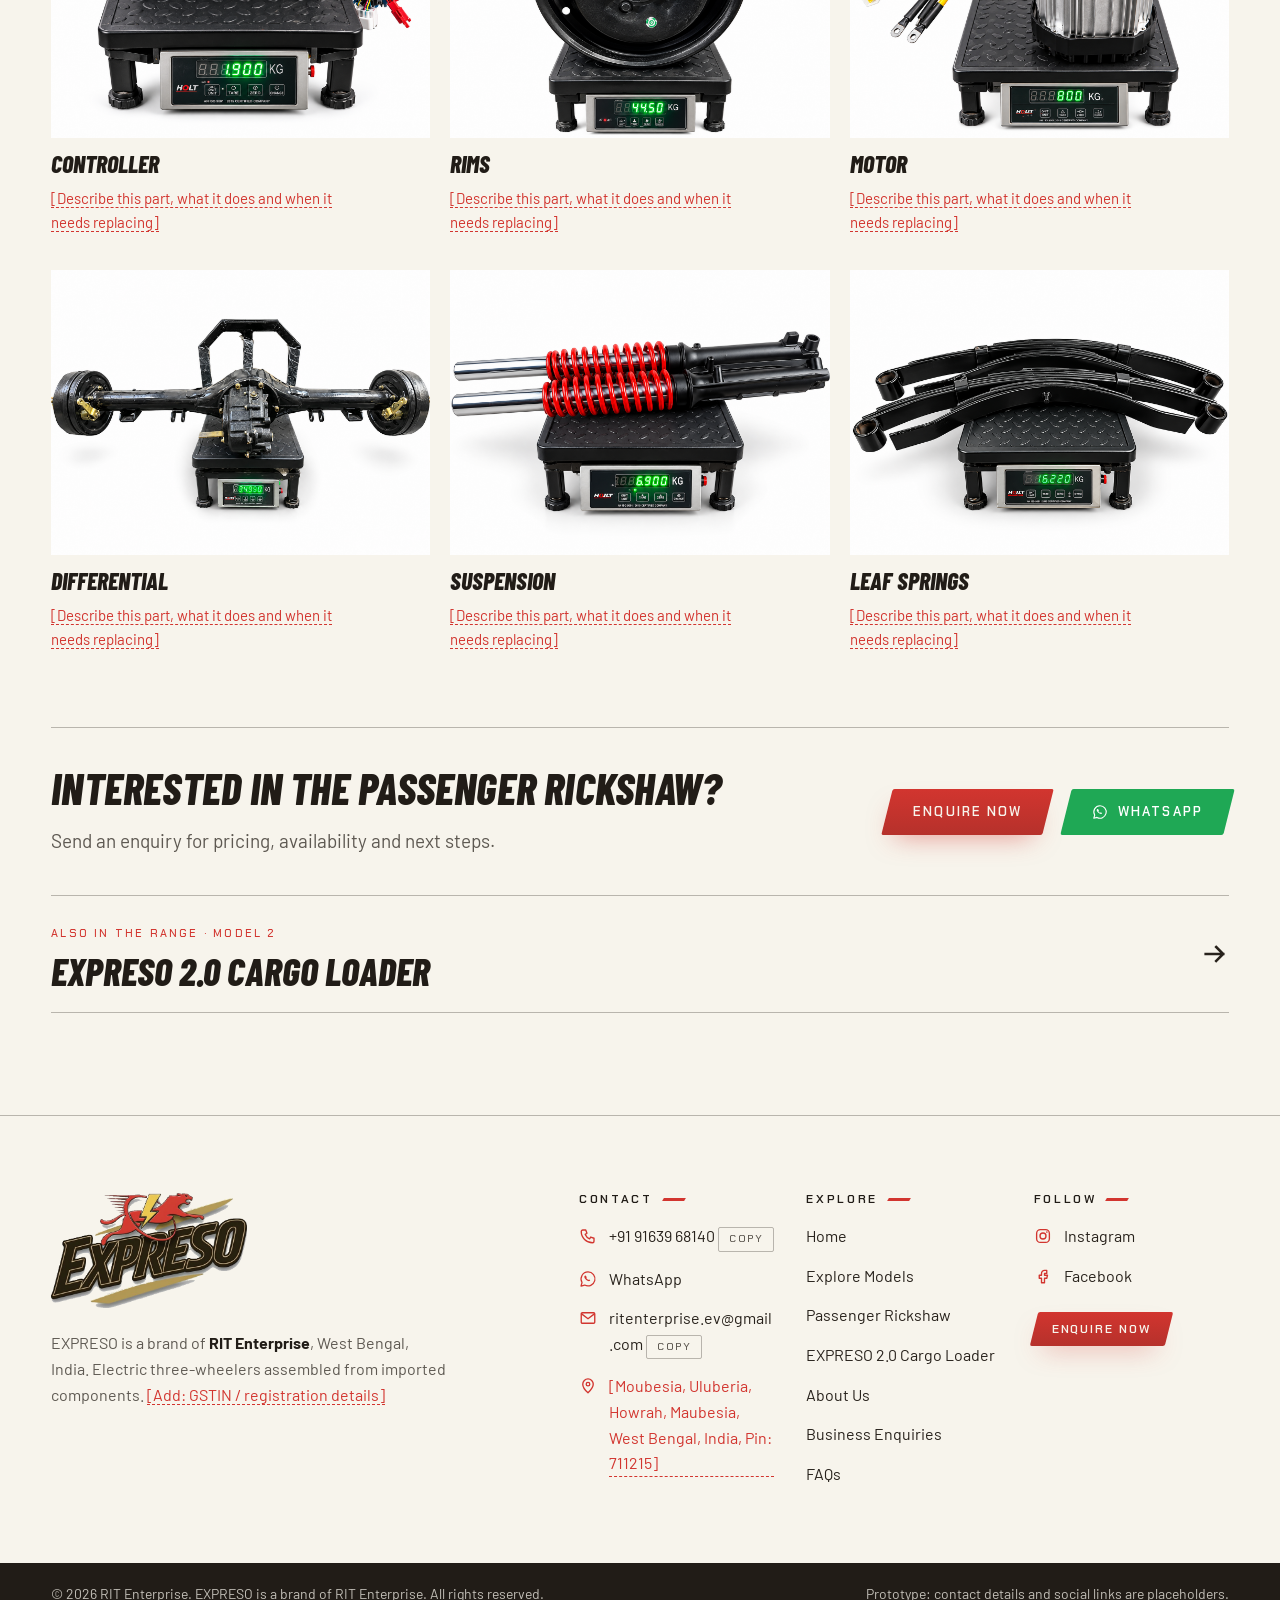
<file: passenger-rickshaw.html>
<!doctype html>
<html lang="en">
<head>
<meta charset="utf-8">
<meta name="viewport" content="width=device-width,initial-scale=1,viewport-fit=cover">
<title>Standard Passenger Electric Rickshaw | EXPRESO by RIT Enterprise</title>
<link rel="icon" href="assets/logo.png" type="image/png">
<link rel="stylesheet" href="https://fonts.googleapis.com/css2?family=Barlow+Condensed:ital,wght@0,500;0,600;1,700;1,800&family=Barlow:wght@400;500;600&family=Chakra+Petch:wght@400;500;600&display=swap">
<link rel="stylesheet" href="styles.css">
</head>
<body data-page="passenger-rickshaw">

<!-- Icon sprite (referenced with <use href="#i-...">) -->
<svg width="0" height="0" style="position:absolute" aria-hidden="true" focusable="false">
  <symbol id="i-arrow" viewBox="0 0 24 24"><path d="M4 12h15M13 6l6 6-6 6" fill="none" stroke="currentColor" stroke-width="2.2" stroke-linecap="square"/></symbol>
  <symbol id="i-wa" viewBox="0 0 32 32"><path d="M16 3.5A12.4 12.4 0 0 0 5.4 22.2L3.6 28.5l6.5-1.7A12.4 12.4 0 1 0 16 3.5z" fill="none" stroke="currentColor" stroke-width="2.2" stroke-linejoin="round"/><path d="M11.4 9.8c-.5 0-1.2.3-1.6 1-.6 1-.4 2.6.8 4.4 1.3 2 3.2 3.7 5.4 4.5 1.5.5 2.6.3 3.3-.4.4-.4.6-1 .5-1.5l-2.2-1.1-1.1 1c-1.2-.4-3-2-3.6-3.3l.9-1.1-1-2.4c-.2-.5-.8-1.1-1.4-1.1z" fill="currentColor"/></symbol>
  <symbol id="i-phone" viewBox="0 0 24 24"><path d="M5 4h4l1.6 4.4-2.3 1.5a11 11 0 0 0 5.8 5.8l1.5-2.3L20 15v4a2 2 0 0 1-2 2A15 15 0 0 1 3 6a2 2 0 0 1 2-2z" fill="none" stroke="currentColor" stroke-width="1.8" stroke-linejoin="round"/></symbol>
  <symbol id="i-mail" viewBox="0 0 24 24"><rect x="3" y="5" width="18" height="14" rx="1.5" fill="none" stroke="currentColor" stroke-width="1.8"/><path d="m3.5 6.5 8.5 6.5 8.5-6.5" fill="none" stroke="currentColor" stroke-width="1.8"/></symbol>
  <symbol id="i-pin" viewBox="0 0 24 24"><path d="M12 21s7-6.2 7-11.5A7 7 0 0 0 5 9.5C5 14.8 12 21 12 21z" fill="none" stroke="currentColor" stroke-width="1.8" stroke-linejoin="round"/><circle cx="12" cy="9.5" r="2.4" fill="none" stroke="currentColor" stroke-width="1.8"/></symbol>
  <symbol id="i-ig" viewBox="0 0 24 24"><rect x="3.5" y="3.5" width="17" height="17" rx="5" fill="none" stroke="currentColor" stroke-width="1.8"/><circle cx="12" cy="12" r="4" fill="none" stroke="currentColor" stroke-width="1.8"/><circle cx="17.2" cy="6.8" r="1.1" fill="currentColor"/></symbol>
  <symbol id="i-fb" viewBox="0 0 24 24"><path d="M14 8.5h3V4.5h-3a4 4 0 0 0-4 4V11H7v4h3v6h4v-6h3l1-4h-4V8.8c0-.2.1-.3.3-.3z" fill="none" stroke="currentColor" stroke-width="1.8" stroke-linejoin="round"/></symbol>
  <symbol id="i-check" viewBox="0 0 24 24"><path d="m4 12.5 5 5L20 6.5" fill="none" stroke="currentColor" stroke-width="2.6" stroke-linecap="square"/></symbol>
  <symbol id="i-x" viewBox="0 0 24 24"><path d="M5 5l14 14M19 5 5 19" fill="none" stroke="currentColor" stroke-width="2"/></symbol>
</svg>

<!-- ============================ 1. NAVIGATION ============================ -->
<header class="nav" id="nav">
  <div class="wrap nav-in">
    <a class="brand" href="index.html#home" aria-label="EXPRESO, home">
      <img class="logo" src="assets/logo.png" alt="EXPRESO">
      <span class="brand-sub">by RIT<br>Enterprise</span>
    </a>
    <nav class="links" id="links" aria-label="Primary">
      <a href="index.html#home" data-nav="home">Home</a>
      <a href="index.html#models" data-nav="models">Explore Models</a>
      <a href="index.html#about" data-nav="about">About Us</a>
      <a href="index.html#business" data-nav="business">Business Enquiries</a>
      <a href="index.html#contact" data-nav="contact">Contact</a>
      <!-- <button class="btn links-cta" type="button" data-open-enquiry="">Enquire Now</button> -->
    </nav>
    <!-- <button class="btn" type="button" data-open-enquiry="">Enquire Now</button> -->
    <button class="burger" id="burger" type="button" aria-label="Open menu" aria-expanded="false" aria-controls="links"><span></span></button>
  </div>
</header>

<!-- ============================ MODEL DETAIL (built by app.js) ============================ -->
<main id="view-detail"></main>

<!-- ======================== 7. FOOTER AND CONTACT ======================== -->
<footer class="footer" id="contact">
  <div class="wrap foot-top">
    <div class="foot-brand">
      <img class="logo" src="assets/logo.png" alt="EXPRESO">
      <p>EXPRESO is a brand of <strong>RIT Enterprise</strong>, West Bengal, India. Electric three-wheelers assembled from imported components. <span class="tbc-inline">[Add: GSTIN / registration details]</span></p>
    </div>
    <div class="foot-cols">
      <div class="foot-col">
        <h4>Contact</h4>
        <div class="foot-row"><svg aria-hidden="true"><use href="#i-phone"/></svg><span><span data-bind="phoneDisplay"></span> <button class="copy" type="button" data-copy="phoneDisplay">Copy</button></span></div>
        <a class="foot-row" href="#" data-wa data-wa-msg="Hello EXPRESO, I would like to know more."><svg aria-hidden="true"><use href="#i-wa"/></svg><span>WhatsApp</span></a>
        <div class="foot-row"><svg aria-hidden="true"><use href="#i-mail"/></svg><span><span data-bind="email"></span> <button class="copy" type="button" data-copy="email">Copy</button></span></div>
        <div class="foot-row"><svg aria-hidden="true"><use href="#i-pin"/></svg><span data-bind="address"></span></div>
      </div>
      <div class="foot-col">
        <h4>Explore</h4>
        <a href="index.html#home">Home</a>
        <a href="index.html#models">Explore Models</a>
        <a href="passenger-rickshaw.html">Passenger Rickshaw</a>
        <a href="cargo-loader.html">EXPRESO 2.0 Cargo Loader</a>
        <a href="index.html#about">About Us</a>
        <a href="index.html#business">Business Enquiries</a>
        <a href="index.html#faq">FAQs</a>
      </div>
      <div class="foot-col">
        <h4>Follow</h4>
        <a class="foot-row" href="#" data-social="instagram"><svg aria-hidden="true"><use href="#i-ig"/></svg><span>Instagram</span></a>
        <a class="foot-row" href="#" data-social="facebook"><svg aria-hidden="true"><use href="#i-fb"/></svg><span>Facebook</span></a>
        <button class="btn btn-sm foot-cta" type="button" data-open-enquiry="">Enquire Now</button>
      </div>
    </div>
  </div>
  <div class="foot-bar">
    <div class="wrap foot-bar-in">
      <span>© 2026 RIT Enterprise. EXPRESO is a brand of RIT Enterprise. All rights reserved.</span>
      <span>Prototype: contact details and social links are placeholders.</span>
    </div>
  </div>
</footer>

<!-- ======================= FLOATING / OVERLAY UI ========================= -->
<a class="wa-float" href="#" data-wa data-wa-msg="Hello EXPRESO, I would like to enquire about your vehicles." aria-label="Chat on WhatsApp">
  <svg aria-hidden="true"><use href="#i-wa"/></svg><span>Chat on WhatsApp</span>
</a>

<!-- <div class="proto" id="proto">
  <div class="proto-panel" id="proto-panel" hidden>
    <p><b>Prototype tools.</b> Click “Preview my photo” on any placeholder to see your own image in the layout. One upload per vehicle updates the hero, the model section and the detail page. Use a transparent PNG for vehicle cut-outs.</p>
    <label>WhatsApp number to test the CTA
      <input type="text" id="proto-wa" inputmode="numeric" placeholder="919876543210 (country code + number)"></label>
    <div class="row">
      <button class="btn btn-ghost btn-sm" type="button" id="proto-reset">Clear my photos</button>
      <button class="btn btn-ghost btn-sm" type="button" id="proto-hide">Hide image buttons</button>
    </div>
  </div>
  <button class="proto-chip" id="proto-chip" type="button" aria-expanded="false" aria-controls="proto-panel"><i></i><span>Prototype tools</span></button>
</div> -->

<div class="modal" id="modal" role="dialog" aria-modal="true" aria-labelledby="modal-title" hidden>
  <div class="m-card" data-form-wrap>
    <button class="m-close" type="button" id="modal-close" aria-label="Close"><svg aria-hidden="true"><use href="#i-x"/></svg></button>
    <p class="eyebrow">Enquire now</p>
    <h3 id="modal-title">Tell us what you need</h3>
    <p class="lead">Leave your details and RIT Enterprise will get back to you.</p>
    <form id="form-quick" data-kind="Quick enquiry" novalidate>
      <div class="form-grid">
        <div class="field"><label for="q-name">Name <i>*</i></label><input id="q-name" name="name" data-req autocomplete="name"></div>
        <div class="field"><label for="q-phone">Phone number <i>*</i></label><input id="q-phone" name="phone" type="tel" data-req autocomplete="tel" placeholder="+91 …"></div>
        <div class="field full"><label for="q-model">Interested in</label>
          <select id="q-model" name="model">
            <option value="Not sure yet">Not sure yet</option>
            <option value="Standard Passenger Electric Rickshaw">Passenger rickshaw</option>
            <option value="EXPRESO 2.0 Cargo Loader">EXPRESO 2.0 cargo loader</option>
          </select></div>
        <div class="field full"><label for="q-msg">Message (optional)</label><textarea id="q-msg" name="message"></textarea></div>
      </div>
      <div class="form-foot">
        <small>Buying in volume? Use the <button class="link-btn" type="button" data-go="business">business enquiry form</button>.</small>
        <button class="btn" type="submit">Send enquiry</button>
      </div>
    </form>
    <div class="result" data-result hidden></div>
  </div>
</div>

<div class="lightbox" id="lightbox" hidden><img alt=""></div>
<div class="toast" id="toast" role="status" aria-live="polite"></div>

<script src="app.js"></script>
</body>
</html>
</file>
<file: styles.css>
/* ==========================================================================
   EXPRESO by RIT Enterprise: website styles (light theme)

   1 Tokens      2 Base        3 Components   4 Nav         5 Hero
   6 Trust strip 7 Models      8 Detail views 9 About      10 Enquiries
   11 FAQ       12 Footer     13 Floating UI 14 Motion
   15 Media queries (ALL @media blocks live here, at the end of the file)
   ========================================================================== */

/* 1 TOKENS ---------------------------------------------------------------- */
/* To re-theme the site, change the five palette values in block A. Every
   other colour is a role built from them, so nothing else needs editing.
   Token names describe the job (bg, surface, accent), never the colour. */
:root {

  /* ---- A. PALETTE ---- */
  --bg: #F7F4EC;          /* page background */
  --primary: #211C17;     /* strong UI: footer bar, toast, hover states */
  --secondary: #E8DFCF;   /* raised bands and cards */
  --accent: #D2352F;      /* actions, highlights, indicators */
  --text: #28221C;        /* main text */

  /* ---- B. ROLES (derived from the palette) ---- */
  --surface: var(--secondary);
  --surface-soft: color-mix(in srgb, var(--secondary) 45%, var(--bg));
  --text-muted: color-mix(in srgb, var(--text) 74%, var(--bg));
  --text-subtle: color-mix(in srgb, var(--text) 62%, var(--bg));
  --on-accent: var(--bg);
  --on-primary: var(--bg);
  --accent-hover: color-mix(in srgb, var(--accent) 84%, var(--primary));
  --focus: var(--accent);
  --error: var(--accent);

  /* lines and fills */
  --line: color-mix(in srgb, var(--text) 14%, transparent);
  --line-strong: color-mix(in srgb, var(--text) 30%, transparent);
  --ghost-fill: color-mix(in srgb, var(--text) 4%, transparent);
  --ghost-fill-hover: color-mix(in srgb, var(--text) 9%, transparent);
  --accent-tint: color-mix(in srgb, var(--accent) 10%, var(--surface));

  /* overlays and shadows */
  --nav-bg: color-mix(in srgb, var(--bg) 88%, transparent);
  --scrim: color-mix(in srgb, var(--primary) 55%, transparent);
  --scrim-strong: color-mix(in srgb, var(--primary) 88%, transparent);
  --caption-fade: color-mix(in srgb, var(--primary) 85%, transparent);
  --shadow: color-mix(in srgb, var(--primary) 32%, transparent);
  --shadow-accent: color-mix(in srgb, var(--accent) 55%, transparent);

  /* image placeholders */
  --ph-border: color-mix(in srgb, var(--accent) 40%, transparent);
  --ph-stripe: color-mix(in srgb, var(--accent) 5%, transparent);
  --ph-fill: color-mix(in srgb, var(--bg) 55%, transparent);
  --ph-btn-bg: color-mix(in srgb, var(--bg) 85%, transparent);

  /* third-party brand */
  --whatsapp: #1fa855;
  --on-whatsapp: #ffffff;
  --whatsapp-ring: color-mix(in srgb, var(--whatsapp) 55%, transparent);

  color-scheme: light;
}

/* Non-colour tokens */
:root {
  --f-display: 'Barlow Condensed', 'Arial Narrow', Impact, sans-serif;
  --f-body: 'Barlow', system-ui, -apple-system, 'Segoe UI', sans-serif;
  --f-tech: 'Chakra Petch', 'Barlow', system-ui, sans-serif;

  --gutter: clamp(16px, 4vw, 56px);
  --maxw: 1320px;
  --nav-h: 76px;
  --pop: clamp(48px, 9vw, 150px);   /* how far a vehicle overlaps the band below it */
  --ease: cubic-bezier(.2, .7, .2, 1);
}

/* 2 BASE ------------------------------------------------------------------ */
[hidden] { display: none !important; }
*, *::before, *::after { box-sizing: border-box; }
html { -webkit-text-size-adjust: 100%; overflow-x: clip; }
body {
  margin: 0;
  background: var(--bg);
  color: var(--text);
  font: 400 16px/1.6 var(--f-body);
  overflow-x: clip;
  -webkit-font-smoothing: antialiased;
}
body::before { /* keeps the notch area on phones the page colour */
  content: ""; position: fixed; inset: 0 0 auto; z-index: 10;
  height: env(safe-area-inset-top, 0px); background: var(--bg);
}
img { max-width: 100%; }
a { color: inherit; }
button { font: inherit; color: inherit; }
p { margin: 0; text-wrap: pretty; }
h1, h2, h3, h4 {
  margin: 0; color: var(--primary);
  font-family: var(--f-display); font-style: italic; font-weight: 800;
  text-transform: uppercase; line-height: .95; letter-spacing: .005em; text-wrap: balance;
}
h2 { font-size: clamp(40px, 5.6vw, 80px); }
h3 { font-size: clamp(30px, 3.6vw, 52px); }
:focus-visible { outline: 2px solid var(--focus); outline-offset: 3px; }
::selection { background: var(--accent); color: var(--on-accent); }

.wrap {
  width: 100%; max-width: calc(var(--maxw) + 2 * var(--gutter)); margin-inline: auto;
  padding-left: max(var(--gutter), env(safe-area-inset-left, 0px));
  padding-right: max(var(--gutter), env(safe-area-inset-right, 0px));
}
.logo { display: block; width: auto; height: 52px; }
.eyebrow {
  display: inline-flex; align-items: center; gap: 12px;
  font: 500 12px/1 var(--f-tech); letter-spacing: .22em; text-transform: uppercase; color: var(--accent);
}
.eyebrow::before { content: ""; width: 28px; height: 3px; flex: none; background: var(--accent); transform: skewX(-30deg); }
.lead { font-size: clamp(16px, 1.5vw, 19px); color: var(--text-muted); max-width: 54ch; }
.actions { display: flex; flex-wrap: wrap; gap: 14px 18px; }
.sec-head { display: grid; gap: 18px; margin-bottom: clamp(36px, 5vw, 70px); }
.sec-head h2 { max-width: 14ch; }
.text-link, .link-btn {
  color: var(--accent); text-decoration: underline; text-underline-offset: 3px;
}
.link-btn { background: none; border: 0; padding: 0; cursor: pointer; }
/* placeholders still to be filled in by the owner */
.tbc {
  display: inline-block; padding: 3px 9px; border: 1px dashed var(--accent); color: var(--accent);
  font: 500 12px/1.2 var(--f-tech); letter-spacing: .12em; text-transform: uppercase;
}
.tbc-inline { color: var(--accent); border-bottom: 1px dashed var(--accent); white-space: normal; }

/* 3 COMPONENTS ------------------------------------------------------------ */
/* buttons */
.btn {
  position: relative; isolation: isolate;
  display: inline-flex; align-items: center; justify-content: center; gap: 10px;
  padding: 15px 26px; border: 0; background: none; cursor: pointer;
  text-decoration: none; white-space: nowrap;
  font: 600 13px/1 var(--f-tech); letter-spacing: .16em; text-transform: uppercase;
  color: var(--on-accent); transition: transform .25s var(--ease);
}
.btn::before {
  content: ""; position: absolute; inset: 0; z-index: -1; border-radius: 2px;
  transform: skewX(-14deg);
  background: linear-gradient(180deg, var(--accent), var(--accent-hover));
  box-shadow: 0 12px 26px -12px var(--shadow-accent);
  transition: filter .25s, box-shadow .25s;
}
.btn:hover { transform: translateY(-2px); }
.btn:hover::before { filter: brightness(1.08); }
.btn svg { width: 16px; height: 16px; flex: none; }
.btn-ghost { color: var(--text); }
.btn-ghost::before { background: var(--ghost-fill); box-shadow: inset 0 0 0 1px var(--line-strong); }
.btn-ghost:hover::before { box-shadow: inset 0 0 0 1px var(--primary); background: var(--ghost-fill-hover); filter: none; }
.btn-wa { color: var(--on-whatsapp); }
.btn-wa::before { background: var(--whatsapp); box-shadow: none; }
.btn-sm { padding: 11px 18px; font-size: 12px; }

/* slider system: shared by the hero and the model slider.
   .slider-ctrl > .line-tabs (line indicator) + .arrow-group (arrows) */
.slider-ctrl { display: flex; align-items: center; gap: 12px 24px; }
.line-tabs { display: flex; flex: 1; gap: 14px; min-width: 0; }
.line-tab {
  position: relative; flex: 1 1 0; max-width: 220px; min-width: 0;
  padding: 10px 2px 15px; background: none; border: 0; cursor: pointer; text-align: left;
  font: 500 12px/1 var(--f-tech); letter-spacing: .16em; text-transform: uppercase;
  white-space: nowrap; overflow: hidden; text-overflow: ellipsis;
  color: var(--text-subtle); transition: color .25s;
}
.line-tab::before, .line-tab::after { content: ""; position: absolute; left: 0; right: 0; bottom: 0; height: 3px; }
.line-tab::before { background: var(--line-strong); }
.line-tab::after {
  background: var(--accent); transform: scaleX(0); transform-origin: left;
  clip-path: polygon(0 0, 100% 0, calc(100% - 6px) 100%, 0 100%);
  transition: transform .6s var(--ease);
}
.line-tab:hover, .line-tab.is-active { color: var(--primary); }
.line-tab.is-active::after { transform: scaleX(1); }

.arrow-group { display: flex; gap: 10px; margin-left: auto; flex: none; }
.arrow-btn {
  position: relative; isolation: isolate; width: 46px; height: 46px; display: grid; place-items: center;
  padding: 0; background: none; border: 0; cursor: pointer; color: var(--primary);
  transition: color .25s, opacity .25s;
}
.arrow-btn::before {
  content: ""; position: absolute; inset: 0; z-index: -1; border-radius: 2px;
  transform: skewX(-14deg); background: var(--ghost-fill); box-shadow: inset 0 0 0 1px var(--line-strong);
  transition: background .25s, box-shadow .25s;
}
.arrow-btn svg { width: 18px; height: 18px; }
.arrow-btn.prev svg { transform: scaleX(-1); }
.arrow-btn:hover:not(:disabled) { color: var(--on-primary); }
.arrow-btn:hover:not(:disabled)::before { background: var(--primary); box-shadow: inset 0 0 0 1px var(--primary); }
.arrow-btn:disabled { opacity: .35; cursor: default; }

/* image slots (placeholder or real photo) */
.slot { position: relative; width: 100%; aspect-ratio: var(--ratio, 16/10); }
.slot img { position: absolute; inset: 0; width: 100%; height: 100%; display: block; object-fit: contain; }
.slot[data-kind="photo"] img { object-fit: cover; }
.slot[data-kind="cutout"] img { filter: drop-shadow(0 28px 24px var(--shadow)); }
.vshadow {
  position: absolute; left: 10%; right: 10%; bottom: 3%; height: 9%; filter: blur(8px);
  background: radial-gradient(ellipse at center, var(--shadow), transparent 68%);
}
.ph {
  position: absolute; inset: 0; display: grid; place-content: center; justify-items: center; gap: 9px;
  padding: 14px; text-align: center; color: var(--text-muted);
  border: 1.5px dashed var(--ph-border);
  background: repeating-linear-gradient(135deg, var(--ph-stripe) 0 14px, transparent 14px 28px);
}
.slot[data-kind="cutout"] .ph { inset: 5% 6% 8%; border-radius: 16px; background-color: var(--ph-fill); }
.ph-tag { font: 600 10px/1 var(--f-tech); letter-spacing: .2em; text-transform: uppercase; color: var(--on-accent); background: var(--accent); padding: 5px 9px; }
.ph strong { font: 700 clamp(15px, 1.8vw, 21px)/1.15 var(--f-display); font-style: italic; text-transform: uppercase; letter-spacing: .06em; color: var(--primary); }
.ph small { font: 400 12px/1.45 var(--f-tech); max-width: 36ch; }
.ph-up, .slot-change {
  cursor: pointer; background: var(--ph-btn-bg); border: 1px solid var(--accent); color: var(--accent);
  font: 500 11px/1 var(--f-tech); letter-spacing: .14em; text-transform: uppercase; padding: 9px 12px;
  border-radius: 2px; transition: background .2s, color .2s;
}
.ph-up:hover, .slot-change:hover { background: var(--accent); color: var(--on-accent); }
.slot-change { position: absolute; top: 10px; right: 10px; z-index: 2; opacity: 0; transition: opacity .2s, background .2s; }
.slot:hover .slot-change, .slot-change:focus-visible { opacity: 1; }
body:not(.proto-on) .proto-only, .slot[data-noup] .proto-only { display: none; }
.thumb .ph small, .thumb .ph strong { display: none; }
.thumb .ph { gap: 0; }

/* 4 NAV ------------------------------------------------------------------- */
.nav {
  position: sticky; top: env(safe-area-inset-top, 0px); z-index: 60;
  background: var(--nav-bg); -webkit-backdrop-filter: blur(14px); backdrop-filter: blur(14px);
  border-bottom: 1px solid var(--line);
}
.nav-in { display: flex; align-items: center; gap: 22px; height: var(--nav-h); }
.brand { display: flex; align-items: center; gap: 14px; text-decoration: none; flex: none; }
.brand .logo { height: 50px; }
.brand-sub { font: 500 10px/1.3 var(--f-tech); letter-spacing: .2em; text-transform: uppercase; color: var(--text-subtle); }
.links { display: flex; gap: 2px; margin-left: auto; }
.links a {
  position: relative; padding: 10px 14px; text-decoration: none;
  font: 500 13px/1 var(--f-tech); letter-spacing: .14em; text-transform: uppercase;
  color: var(--text-muted); transition: color .2s;
}
.links a::after {
  content: ""; position: absolute; left: 14px; right: 14px; bottom: 2px; height: 2px;
  background: var(--accent); transform: scaleX(0); transform-origin: left; transition: transform .3s var(--ease);
}
.links a:hover, .links a.active { color: var(--primary); }
.links a:hover::after, .links a.active::after { transform: scaleX(1); }
.burger {
  display: none; width: 46px; height: 46px; margin-left: 2px; flex: none; place-items: center;
  background: none; border: 1px solid var(--line-strong); border-radius: 2px; cursor: pointer;
}
.burger span, .burger span::before, .burger span::after {
  display: block; width: 20px; height: 2px; background: var(--primary); transition: transform .3s var(--ease), background .2s;
}
.burger span { position: relative; }
.burger span::before, .burger span::after { content: ""; position: absolute; left: 0; }
.burger span::before { top: -6px; }
.burger span::after { top: 6px; }
.nav.open .burger span { background: transparent; }
.nav.open .burger span::before { transform: translateY(6px) rotate(45deg); }
.nav.open .burger span::after { transform: translateY(-6px) rotate(-45deg); }

/* 5 HERO ------------------------------------------------------------------ */
.hero { position: relative; padding-top: clamp(16px, 3vw, 40px); }
.hero-in {
  display: grid; grid-template-columns: minmax(0, 5fr) minmax(0, 7fr); align-items: center;
  gap: clamp(8px, 2vw, 32px); min-height: clamp(520px, 46vw, 680px); padding-bottom: clamp(24px, 3vw, 44px);
}
.hero-copy { position: relative; z-index: 3; display: flex; flex-direction: column; gap: 34px; min-width: 0; }
.hcopy-stack { display: grid; }
.hslide-copy {
  grid-area: 1 / 1; align-self: center; display: flex; flex-direction: column; gap: 22px;
  opacity: 0; visibility: hidden; transform: translateY(22px);
  transition: opacity .55s, transform .7s var(--ease), visibility 0s .55s;
}
.hslide-copy.is-active { opacity: 1; visibility: visible; transform: none; transition-delay: .18s, .18s, 0s; }
.hero h1 { font-size: clamp(50px, 7vw, 108px); }
.hero h1 em { font-style: inherit; color: var(--accent); }
.hero-cta { display: flex; flex-wrap: wrap; gap: 14px 18px; }

/* hero progress: the active line indicator fills over the autoplay time */
.hero .line-tab.is-active::after { animation: line-progress 7s linear forwards; }
.hero.manual .line-tab.is-active::after { animation: none; transform: scaleX(1); }
.hero.paused:not(.manual) .line-tab.is-active::after { animation-play-state: paused; }
@keyframes line-progress { to { transform: scaleX(1); } }

.hero-stage {
  position: relative; isolation: isolate; z-index: 4; display: grid; align-self: center;
  transform: translate3d(calc(var(--mx, 0) * 16px), calc(var(--my, 0) * 6px), 0);
  transition: transform .25s linear; will-change: transform;
}
.vslide {
  grid-area: 1 / 1; position: relative; min-width: 0;
  opacity: 0; visibility: hidden; transform: translateX(8%) scale(.94);
  transition: opacity .6s, transform .95s var(--ease), visibility 0s .6s;
}
.vslide.is-active { opacity: 1; visibility: visible; transform: none; transition-delay: .1s, .1s, 0s; }
.hero-stage .slot { width: 112%; margin-left: -6%; max-width: none; }

/* a slanted slab behind a vehicle cut-out, echoing the logo's swooshes */
.hero-stage::before, .sr-vehicle::before {
  content: ""; position: absolute; z-index: -1; inset: 14% 0 6% 4%;
  background: var(--surface); transform: skewX(-12deg);
}

/* 6 TRUST STRIP ----------------------------------------------------------- */
.strip { background: var(--surface); padding-block: clamp(28px, 4vw, 44px); }
.strip-in { display: grid; grid-template-columns: repeat(4, minmax(0, 1fr)); }
.strip-item { display: flex; flex-direction: column; gap: 6px; padding: 4px 22px; border-left: 1px solid var(--line-strong); }
.strip-item:first-child { border-left: 0; padding-left: 0; }
.strip-item b { font: 500 11px/1 var(--f-tech); letter-spacing: .2em; text-transform: uppercase; color: var(--accent); }
.strip-item span { font-size: 15px; line-height: 1.4; }

/* 7 MODELS (slider) ------------------------------------------------------- */
.models { --sr-gap: clamp(24px, 4vw, 64px); padding-top: clamp(20px, 3vw, 40px);
  padding-bottom: clamp(24px, 4vw, 56px); overflow-x: clip; }

.model-viewport {
  width: 100%; max-width: 100%; min-width: 0;
  overflow: hidden; touch-action: pan-y; cursor: grab;
  -webkit-tap-highlight-color: transparent;
}
.model-viewport.is-dragging { cursor: grabbing; user-select: none; -webkit-user-select: none; }
.model-viewport img { -webkit-user-drag: none; user-select: none; }

.model-track {
  display: flex; align-items: stretch;
  width: 100%;
  transition: transform .7s var(--ease, cubic-bezier(.22, .61, .36, 1));
}
.model-viewport.is-dragging .model-track { transition: none; will-change: transform; }

.showroom {
  position: relative;
  flex: 0 0 100%; width: 100%; min-width: 0;
  transition: opacity .6s var(--ease, cubic-bezier(.22, .61, .36, 1));
}
.model-viewport.is-dragging .showroom { opacity: .9; }

/* TWO COLUMNS: .sr-media (left) and .sr-info (right) ----------------------- */
.sr-in {
  position: relative; z-index: 1;
  display: grid;
  grid-template-columns: minmax(0, 6fr) minmax(0, 4fr);
  align-items: center;
  gap: var(--sr-gap);
  padding-block: clamp(36px, 5vw, 76px) clamp(16px, 2vw, 28px);
}

/* left column: vehicle on top, controls right below, stacked like .sr-info */
.sr-media {
  display: flex; flex-direction: column;
  gap: clamp(14px, 2vw, 24px);
  min-width: 0;
}

.sr-vehicle { position: relative; isolation: isolate; min-width: 0; }
.sr-vehicle::before,
.sr-cargo .sr-vehicle::before { transform: none; clip-path: none; }

/* controls: tabs stretch, arrows sit at the right end */
/* .sr-ctrl {
  display: flex; flex-direction: column; align-items: stretch;
  gap: 16px; width: 100%;
}
.sr-ctrl .line-tabs { display: flex; gap: 12px; width: 100%; align-items: center; justify-content: center; }
.sr-ctrl .line-tab { flex: 1; }
.sr-ctrl .arrow-group { display: flex; gap: 12px; margin-left: 50%; flex: none; } */
.sr-ctrl { display: flex; flex-direction: column; align-items: center; gap: 16px; width: 100%; }

.sr-ctrl .line-tabs {
  display: flex; gap: 12px; width: 100%;
  align-items: center; justify-content: center;
}
.sr-ctrl .line-tab { flex: 1; }

.sr-ctrl .arrow-group {
  display: flex; gap: 12px; width: 100%;
  align-items: center; justify-content: center;
}

/* right column */
.sr-info { display: flex; flex-direction: column; gap: 22px; min-width: 0; }
.sr-info h3 { font-size: clamp(34px, 4.2vw, 62px); }

.specs { display: grid; grid-template-columns: repeat(2, minmax(0, 1fr)); gap: 1px; margin: 0; background: var(--line-strong); border: 1px solid var(--line-strong); }
.spec { background: var(--surface-soft); padding: 12px 14px 13px; display: grid; gap: 7px; align-content: start; min-width: 0; }
.spec dt { font: 500 10.5px/1.25 var(--f-tech); letter-spacing: .15em; text-transform: uppercase; color: var(--text-muted); }
.spec dd { margin: 0; font: 700 21px/1.1 var(--f-display); font-style: italic; text-transform: uppercase; color: var(--primary); }
.spec-note { font: 400 12px/1.5 var(--f-tech); color: var(--text-subtle); letter-spacing: .04em; }

/* ghost wordmark */
.sr-bg { position: absolute; inset: 0; z-index: 0; overflow: hidden; pointer-events: none; display: grid; place-items: center; }
.sr-ghost {
  white-space: nowrap; margin-top: -2%;
  font: italic 800 clamp(120px, 24vw, 360px)/.8 var(--f-display); text-transform: uppercase; letter-spacing: .01em;
  color: transparent; -webkit-text-stroke: 1.5px var(--line); user-select: none;
}

/* 8 DETAIL VIEWS --------------------------------------------------------- */
.d-hero { position: relative; z-index: 3; padding-top: clamp(22px, 3vw, 44px); background: var(--surface); }
.d-in {
  display: grid; grid-template-columns: minmax(0, 5fr) minmax(0, 7fr); gap: clamp(16px, 3vw, 48px); align-items: center;
  padding-bottom: clamp(30px, 4vw, 56px); min-height: clamp(460px, 42vw, 620px);
}
.d-copy { display: flex; flex-direction: column; gap: 22px; position: relative; z-index: 3; min-width: 0; }
.d-copy h1 { font-size: clamp(44px, 6vw, 92px); }
.crumbs { display: flex; flex-wrap: wrap; gap: 8px; font: 500 11px/1 var(--f-tech); letter-spacing: .16em; text-transform: uppercase; color: var(--text-subtle); }
.crumbs a { text-decoration: none; color: var(--text-muted); }
.crumbs a:hover { color: var(--primary); }
.d-vehicle { position: relative; z-index: 4; align-self: center; min-width: 0; }
.d-vehicle .slot { width: 112%; max-width: none; margin-left: -6%; }
.d-mini { display: grid; grid-template-columns: repeat(3, minmax(0, 1fr)); gap: 1px; background: var(--line-strong); border: 1px solid var(--line-strong); }
.d-mini .spec { background: var(--bg); }
/* colour views under the main image */
.color-thumbs { display: grid; grid-template-columns: repeat(4, minmax(0, 1fr)); gap: 18px; margin-top: 12px; max-width: 600px; margin-inline: auto; }
.color-thumb { background: none; border: 0; padding: 0; cursor: pointer; text-align: left; display: grid; gap: 8px; opacity: .6; transition: opacity .25s; }
.color-thumb:hover, .color-thumb[aria-pressed="true"] { opacity: 1; }
.color-thumb .slot { background: var(--surface-soft); overflow: hidden; }
.color-thumb .ph small, .color-thumb .ph strong { display: none; }
.color-thumb .ph { gap: 0; }
.color-thumb span { padding-top: 8px; border-top: 3px solid var(--line-strong); font: 500 11px/1 var(--f-tech); letter-spacing: .14em; text-transform: uppercase; transition: border-color .25s; }
.color-thumb[aria-pressed="true"] span { border-color: var(--accent); }

/* stacked sections on the model pages */
.d-sec { padding-top: clamp(40px, 6vw, 80px); margin-top: clamp(40px, 6vw, 80px); border-top: 1px solid var(--line-strong); }
.d-body .wrap > .d-sec:first-child { padding-top: 0; margin-top: 0; border-top: 0; }
.d-sec-title { font-size: clamp(34px, 4.4vw, 60px); margin-bottom: clamp(22px, 3vw, 40px); }
.d-sec > .lead { margin: -14px 0 clamp(22px, 3vw, 36px); }
.parts { display: grid; grid-template-columns: repeat(3, minmax(0, 1fr)); gap: clamp(20px, 3vw, 36px) 20px; }
.part { display: grid; gap: 10px; align-content: start; }
.part .slot { background: var(--surface); }
.part b { font: italic 800 24px/1 var(--f-display); text-transform: uppercase; color: var(--primary); margin-top: 4px; }
.part p { color: var(--text-muted); font-size: 15px; }
.d-body { position: relative; z-index: 1; padding-top: calc(var(--pop) - 80px); padding-bottom: clamp(60px, 8vw, 110px); }
.tabbar { display: flex; flex-wrap: wrap; gap: 6px 26px; border-bottom: 1px solid var(--line-strong); margin-bottom: clamp(28px, 4vw, 52px); }
.tab {
  position: relative; background: none; border: 0; cursor: pointer; padding: 14px 2px 16px;
  font: 600 13px/1 var(--f-tech); letter-spacing: .16em; text-transform: uppercase; color: var(--text-muted); transition: color .2s;
}
.tab::after { content: ""; position: absolute; left: 0; right: 0; bottom: -1px; height: 3px; background: var(--accent); transform: scaleX(0); transform-origin: left; transition: transform .35s var(--ease); }
.tab:hover, .tab[aria-selected="true"] { color: var(--primary); }
.tab[aria-selected="true"]::after { transform: scaleX(1); }
.tabpanel { animation: fade-up .5s var(--ease); }
.two-col { display: grid; grid-template-columns: minmax(0, 7fr) minmax(0, 5fr); gap: clamp(24px, 5vw, 80px); align-items: start; }
.stack { display: flex; flex-direction: column; gap: 18px; }
.list { list-style: none; margin: 0; padding: 0; display: grid; }
.list li { display: flex; gap: 14px; align-items: baseline; padding: 15px 0; border-top: 1px solid var(--line-strong); font-size: 17px; }
.list li:last-child { border-bottom: 1px solid var(--line-strong); }
.list li::before { content: ""; width: 14px; height: 3px; background: var(--accent); transform: skewX(-30deg); flex: none; translate: 0 -4px; }
.spec-tables { display: grid; grid-template-columns: repeat(2, minmax(0, 1fr)); gap: clamp(24px, 4vw, 56px) clamp(24px, 5vw, 80px); }
.spec-table h4 { font-size: 26px; color: var(--accent); margin-bottom: 10px; }
.spec-table dl { margin: 0; }
.spec-row { display: flex; justify-content: space-between; align-items: baseline; gap: 16px; padding: 13px 0; border-top: 1px solid var(--line-strong); }
.spec-row dt { color: var(--text-muted); font-size: 15px; }
.spec-row dd { margin: 0; text-align: right; font-weight: 600; }
.features { display: grid; grid-template-columns: repeat(3, minmax(0, 1fr)); border-top: 1px solid var(--line-strong); border-left: 1px solid var(--line-strong); }
.feature { padding: 26px 24px 30px; border-right: 1px solid var(--line-strong); border-bottom: 1px solid var(--line-strong); display: grid; gap: 10px; align-content: start; }
.feature b { font: italic 800 26px/1 var(--f-display); text-transform: uppercase; color: var(--primary); }
.feature p { color: var(--text-muted); font-size: 15px; }
.gallery { display: grid; grid-template-columns: repeat(3, minmax(0, 1fr)); gap: 12px; }
.g-item { position: relative; margin: 0; display: grid; gap: 8px; }
.g-item .slot { background: var(--surface); }
.g-item .slot.has-img { cursor: zoom-in; }
.g-item figcaption { font: 500 11px/1 var(--f-tech); letter-spacing: .14em; text-transform: uppercase; color: var(--text-subtle); }
.d-cta { margin-top: clamp(44px, 6vw, 80px); display: grid; grid-template-columns: minmax(0, 1fr) auto; gap: 24px; align-items: center; padding: clamp(24px, 3vw, 40px) 0; border-top: 1px solid var(--line-strong); border-bottom: 1px solid var(--line-strong); }
.d-cta h3 { font-size: clamp(28px, 3.4vw, 46px); }
.other-model { display: flex; align-items: center; justify-content: space-between; gap: 20px; padding: 22px 0; text-decoration: none; border-bottom: 1px solid var(--line-strong); transition: padding .3s var(--ease); }
.other-model:hover { padding-left: 14px; }
.other-model span { font: 500 11px/1 var(--f-tech); letter-spacing: .2em; text-transform: uppercase; color: var(--accent); }
.other-model b { display: block; margin-top: 8px; font: italic 800 clamp(26px, 3vw, 40px)/1 var(--f-display); text-transform: uppercase; color: var(--primary); }

/* 9 BEHIND EXPRESO -------------------------------------------------------- */
/* .slant gives a section a slanted top edge. Set --cut: 0px to make it flat. */
.slant {
  --cut: clamp(30px, 5vw, 70px);
  position: relative; z-index: 1; margin-top: 0;
  padding-top: clamp(60px, 8vw, 110px); padding-bottom: clamp(70px, 9vw, 130px);
  clip-path: none;
}
.about, .faq { background: var(--surface); }
.about-grid { display: grid; grid-template-columns: minmax(0, 4.4fr) minmax(0, 7.6fr); gap: clamp(28px, 5vw, 84px); align-items: start; }
.about-copy { position: sticky; top: calc(var(--nav-h) + 24px); display: flex; flex-direction: column; gap: 22px; }
.about-copy h2 { font-size: clamp(40px, 5vw, 74px); }
.fact { border-top: 1px solid var(--line-strong); padding-top: 18px; font-size: 17px; line-height: 1.55; }
.fact b { color: var(--primary); font-weight: 600; }
.stage { position: relative; aspect-ratio: 4 / 3; background: var(--bg); clip-path: polygon(5% 0, 100% 0, 95% 100%, 0 100%); }
.stage .slot { position: absolute; inset: 0; aspect-ratio: auto; height: 100%; }
.stage-cap {
  position: absolute; left: 0; right: 0; bottom: 0; z-index: 2; padding: 56px 12% 24px 10%;
  background: linear-gradient(0deg, var(--caption-fade), transparent); pointer-events: none; color: var(--on-primary);
}
.stage-cap b { display: block; font: italic 800 clamp(26px, 3.4vw, 44px)/1 var(--f-display); text-transform: uppercase; }
.stage-cap span { display: block; margin-top: 6px; font-size: 15px; max-width: 52ch; opacity: .85; }
.thumbs { display: grid; grid-template-columns: repeat(4, minmax(0, 1fr)); gap: 12px; margin-top: 20px; }
.thumb { background: none; border: 0; padding: 0; cursor: pointer; text-align: left; display: grid; gap: 10px; opacity: .6; transition: opacity .25s; }
.thumb:hover, .thumb[aria-selected="true"] { opacity: 1; }
.thumb .slot { background: var(--bg); }
.thumb-label { display: flex; align-items: baseline; gap: 8px; padding-top: 10px; border-top: 3px solid var(--line-strong); transition: border-color .25s; }
.thumb[aria-selected="true"] .thumb-label { border-color: var(--accent); }
.thumb-label b { font: 600 12px/1 var(--f-tech); letter-spacing: .1em; color: var(--accent); }
.thumb-label span { font: 500 12px/1.25 var(--f-tech); letter-spacing: .1em; text-transform: uppercase; }
.flow { display: flex; align-items: center; gap: 10px; margin-top: 18px; font: 500 11px/1 var(--f-tech); letter-spacing: .18em; text-transform: uppercase; color: var(--text-subtle); flex-wrap: wrap; }
.flow i { width: 26px; height: 2px; background: var(--accent); }


/* 10 ENQUIRIES ------------------------------------------------------------ */

/* SECTION HEADING + CUSTOMER TYPE TABS */
.business .sec-head {
  display: grid;
  grid-template-columns: minmax(0, 1fr) minmax(0, 1fr);
  gap: clamp(28px, 5vw, 80px);
  align-items: end;
}

.sec-head-copy {
  min-width: 0;
}

/* CUSTOMER TYPE TABS */
.choice {
  display: grid;
  grid-template-columns: 1fr;
  grid-auto-rows: 1fr;
  gap: 10px;
  margin-bottom: 50px;
  min-width: 0;
}

.choice-btn {
  display: flex;
  align-items: center;
  gap: 14px;
  min-width: 0;
  text-align: left;
  cursor: pointer;
  padding: 14px 18px;

  background: var(--surface-soft);
  border: 1px solid var(--line-strong);
  color: var(--text);

  transition:
    border-color .25s,
    background .25s,
    transform .25s var(--ease);
}

.choice-btn:hover {
  border-color: var(--primary);
  transform: translateY(-2px);
}

.choice-btn[aria-selected="true"] {
  border-color: var(--accent);
  background: var(--accent-tint);
}

.c-key {
  flex: none;
  width: 42px;
  height: 42px;
  display: grid;
  place-items: center;

  font: italic 800 25px/1 var(--f-display);

  background: var(--bg);
  border: 1px solid var(--line-strong);
  transform: skewX(-10deg);
}

.choice-btn[aria-selected="true"] .c-key {
  background: var(--accent);
  border-color: var(--accent);
  color: var(--on-accent);
}

.choice-btn b {
  display: block;
  font: italic 800 clamp(17px, 1.7vw, 23px)/1.05 var(--f-display);
  text-transform: uppercase;
  color: var(--primary);
}

.choice-btn small {
  display: block;
  margin-top: 4px;
  color: var(--text-muted);
  font-size: 12px;
  line-height: 1.3;
}


/* ENQUIRY PANELS */
.panel {
  display: grid;
  grid-template-columns: minmax(0, 5fr) minmax(0, 6fr);
  gap: clamp(28px, 5vw, 80px);
  align-items: start;
  animation: fade-up .5s var(--ease);
}

/* Important: preserve tab switching */
.panel[hidden] {
  display: none !important;
}

.panel-copy {
  display: flex;
  flex-direction: column;
  gap: 22px;
}

.panel-copy h3 {
  font-size: clamp(32px, 4vw, 56px);
}


/* ENQUIRY STEPS */
.steps {
  list-style: none;
  margin: 0;
  padding: 0;
  display: grid;
}

.steps li {
  display: grid;
  grid-template-columns: 38px minmax(0, 1fr);
  gap: 14px;
  padding: 16px 0;
  border-top: 1px solid var(--line-strong);
}

.steps li:last-child {
  border-bottom: 1px solid var(--line-strong);
}

.steps b {
  font: 600 13px/1.6 var(--f-tech);
  color: var(--accent);
  letter-spacing: .1em;
}


/* CONTACT DETAILS */
.contact-lines {
  display: grid;
  gap: 12px;
}

.c-line {
  display: flex;
  align-items: center;
  gap: 12px;
  flex-wrap: wrap;
  font-size: 17px;
}

.c-line svg {
  width: 18px;
  height: 18px;
  color: var(--accent);
  flex: none;
}

.c-line .copy {
  margin-left: auto;
}

.copy {
  background: none;
  border: 1px solid var(--line-strong);
  color: var(--text-muted);
  cursor: pointer;
  padding: 6px 10px;

  font: 500 10.5px/1 var(--f-tech);
  letter-spacing: .14em;
  text-transform: uppercase;
  border-radius: 2px;
}

.copy:hover {
  color: var(--primary);
  border-color: var(--primary);
}


/* FORM CARD */
.form-card {
  background: var(--surface);
  padding: clamp(22px, 3vw, 38px);
}

.form-grid {
  display: grid;
  grid-template-columns: repeat(2, minmax(0, 1fr));
  gap: 18px;
}

.field {
  display: grid;
  gap: 7px;
  min-width: 0;
  align-content: start;
}

.field.full {
  grid-column: 1 / -1;
}

.field label {
  font: 500 11px/1.2 var(--f-tech);
  letter-spacing: .16em;
  text-transform: uppercase;
  color: var(--text-muted);
}

.field label i {
  color: var(--accent);
  font-style: normal;
}

.field input,
.field select,
.field textarea {
  width: 100%;
  padding: 13px 14px;

  color: var(--text);
  font: 400 16px/1.4 var(--f-body);

  background: var(--bg);
  border: 1px solid var(--line-strong);
  border-radius: 2px;
  transition: border-color .2s;
}

.field textarea {
  min-height: 110px;
  resize: vertical;
}

.field input::placeholder,
.field textarea::placeholder {
  color: var(--text-subtle);
}

.field input:focus,
.field select:focus,
.field textarea:focus {
  outline: none;
  border-color: var(--primary);
  box-shadow: 0 0 0 1px var(--primary);
}

.field.err input,
.field.err select,
.field.err textarea {
  border-color: var(--error);
}

.err-msg {
  color: var(--error);
  font-size: 13px;
}


/* FORM FOOTER */
.form-foot {
  display: flex;
  flex-wrap: wrap;
  gap: 14px 22px;
  align-items: center;
  justify-content: space-between;
  margin-top: 24px;
}

.form-foot small {
  color: var(--text-subtle);
  font-size: 13px;
  max-width: 38ch;
}


/* FORM SUBMISSION RESULT */
.result {
  display: grid;
  gap: 18px;
}

.result .tick {
  width: 54px;
  height: 54px;
  display: grid;
  place-items: center;

  background: var(--accent);
  color: var(--on-accent);
  transform: skewX(-10deg);
}

.result .tick svg {
  width: 26px;
  height: 26px;
  transform: skewX(10deg);
}

.result h3 {
  font-size: clamp(28px, 3.2vw, 44px);
}

.sum {
  margin: 0;
  display: grid;
  border-top: 1px solid var(--line-strong);
}

.sum div {
  display: grid;
  grid-template-columns: minmax(0, 1fr) minmax(0, 2fr);
  gap: 14px;
  padding: 10px 0;
  border-bottom: 1px solid var(--line-strong);
}

.sum dt {
  color: var(--text-subtle);
  font: 500 11px/1.6 var(--f-tech);
  letter-spacing: .14em;
  text-transform: uppercase;
}

.sum dd {
  margin: 0;
  overflow-wrap: anywhere;
}

.proto-note {
  font-size: 14px;
  color: var(--accent);
  border: 1px dashed var(--accent);
  padding: 12px 14px;
}


/* 11 FAQ ------------------------------------------------------------------ */
.faq-grid { display: grid; grid-template-columns: minmax(0, 4fr) minmax(0, 7fr); gap: clamp(28px, 5vw, 84px); align-items: start; }
.faq-side { position: sticky; top: calc(var(--nav-h) + 24px); display: flex; flex-direction: column; gap: 20px; }
.faq-list { border-top: 1px solid var(--line-strong); }
.faq-item { border-bottom: 1px solid var(--line-strong); }
.faq-q {
  width: 100%; display: flex; align-items: center; justify-content: space-between; gap: 20px; text-align: left;
  padding: 24px 0; background: none; border: 0; cursor: pointer;
  font: italic 700 clamp(22px, 2.4vw, 30px)/1.1 var(--f-display); text-transform: uppercase; letter-spacing: .01em; color: var(--primary);
}
.faq-q:hover { color: var(--accent); }
.plus { position: relative; flex: none; width: 34px; height: 34px; border: 1px solid var(--line-strong); border-radius: 2px; transition: background .3s, border-color .3s, color .3s, transform .4s var(--ease); }
.plus::before, .plus::after { content: ""; position: absolute; left: 50%; top: 50%; width: 14px; height: 2px; background: currentColor; translate: -50% -50%; transition: transform .35s var(--ease); }
.plus::after { transform: rotate(90deg); }
.faq-item.open .plus { background: var(--accent); border-color: var(--accent); color: var(--on-accent); transform: skewX(-8deg); }
.faq-item.open .plus::after { transform: rotate(0); }
.faq-a { display: grid; grid-template-rows: 0fr; transition: grid-template-rows .4s var(--ease); }
.faq-item.open .faq-a { grid-template-rows: 1fr; }
.faq-a > div { overflow: hidden; }
.faq-a p { padding: 0 54px 26px 0; color: var(--text-muted); font-size: 17px; max-width: 62ch; }
.faq-a a { color: var(--accent); }

/* 12 FOOTER --------------------------------------------------------------- */
/* One flat colour, no slanted edge. The legal bar is the only contrast band. */
.footer { background: var(--bg); border-top: 1px solid var(--line-strong); }
.foot-top {
  display: grid; grid-template-columns: minmax(0, 5fr) minmax(0, 7fr); gap: clamp(32px, 5vw, 80px);
  padding-block: clamp(48px, 6vw, 88px);
}
.foot-brand { display: flex; flex-direction: column; gap: 22px; align-items: flex-start; }
.foot-brand .logo { height: clamp(84px, 9vw, 116px); }
.foot-brand p { color: var(--text-muted); max-width: 44ch; }
.foot-brand strong { color: var(--primary); }
.foot-cols { display: grid; grid-template-columns: repeat(3, minmax(0, 1fr)); gap: 32px; }
.foot-col { display: flex; flex-direction: column; align-items: flex-start; gap: 14px; min-width: 0; }
.foot-col h4 {
  display: flex; align-items: center; gap: 10px; margin-bottom: 4px;
  font: 600 12px/1 var(--f-tech); font-style: normal; letter-spacing: .22em; color: var(--primary);
}
.foot-col h4::after { content: ""; width: 22px; height: 3px; background: var(--accent); transform: skewX(-30deg); }
.foot-col a { color: var(--text); text-decoration: none; font-size: 16px; overflow-wrap: anywhere; transition: color .2s, transform .25s var(--ease); }
.foot-col > a:hover { color: var(--accent); transform: translateX(3px); }
.foot-row { display: flex; gap: 12px; align-items: flex-start; font-size: 16px; overflow-wrap: anywhere; }
.foot-row svg { width: 18px; height: 18px; flex: none; margin-top: 4px; color: var(--accent); }
.foot-cta { margin-top: 10px; }
.foot-bar { background: var(--primary); color: var(--on-primary); }
.foot-bar-in { display: flex; flex-wrap: wrap; justify-content: space-between; gap: 8px 30px; padding-block: 20px; font-size: 14px; }
.foot-bar-in span { opacity: .75; }

/* 13 FLOATING UI ---------------------------------------------------------- */
.wa-float {
  position: fixed; right: max(16px, env(safe-area-inset-right, 0px)); bottom: calc(16px + env(safe-area-inset-bottom, 0px));
  z-index: 80; display: flex; align-items: center; height: 58px; min-width: 58px; border-radius: 29px; overflow: hidden;
  background: var(--whatsapp); color: var(--on-whatsapp); text-decoration: none;
  box-shadow: 0 14px 30px -10px var(--shadow); transition: transform .25s var(--ease);
}
.wa-float:hover { transform: translateY(-3px); }
.wa-float svg { width: 30px; height: 30px; margin: 0 14px; flex: none; }
.wa-float span { max-width: 0; overflow: hidden; white-space: nowrap; font: 600 12px/1 var(--f-tech); letter-spacing: .14em; text-transform: uppercase; transition: max-width .4s var(--ease), padding .4s; }
.wa-float:hover span, .wa-float:focus-visible span { max-width: 150px; padding-right: 20px; }
.wa-float::after { content: ""; position: absolute; inset: 0; border-radius: inherit; animation: ring 3.2s ease-out infinite; pointer-events: none; }
@keyframes ring { 0% { box-shadow: 0 0 0 0 var(--whatsapp-ring); } 70%, 100% { box-shadow: 0 0 0 18px transparent; } }

.proto { position: fixed; left: max(16px, env(safe-area-inset-left, 0px)); bottom: calc(16px + env(safe-area-inset-bottom, 0px)); z-index: 80; display: grid; gap: 10px; justify-items: start; }
.proto-chip { display: inline-flex; align-items: center; gap: 8px; cursor: pointer; padding: 11px 14px; background: var(--nav-bg); border: 1px solid var(--line-strong); border-radius: 2px; font: 500 11px/1 var(--f-tech); letter-spacing: .14em; text-transform: uppercase; -webkit-backdrop-filter: blur(8px); backdrop-filter: blur(8px); }
.proto-chip:hover { border-color: var(--primary); }
.proto-chip i { width: 8px; height: 8px; border-radius: 50%; background: var(--accent); }
.proto-panel { width: min(340px, calc(100vw - 32px)); padding: 18px; background: var(--bg); border: 1px solid var(--line-strong); box-shadow: 0 16px 36px -14px var(--shadow); display: grid; gap: 14px; }
.proto-panel p { font-size: 13px; color: var(--text-muted); line-height: 1.5; }
.proto-panel label { font: 500 10.5px/1.2 var(--f-tech); letter-spacing: .14em; text-transform: uppercase; color: var(--text-muted); display: grid; gap: 6px; }
.proto-panel input[type="text"] { padding: 10px 12px; background: var(--surface-soft); border: 1px solid var(--line-strong); color: var(--text); font: 400 14px var(--f-body); border-radius: 2px; }
.proto-panel .row { display: flex; gap: 10px; flex-wrap: wrap; }

.modal { position: fixed; inset: 0; z-index: 100; display: grid; place-items: center; padding: 16px max(16px, env(safe-area-inset-right, 0px)) 16px max(16px, env(safe-area-inset-left, 0px)); background: var(--scrim); -webkit-backdrop-filter: blur(6px); backdrop-filter: blur(6px); animation: fade .25s; }
.m-card { position: relative; width: min(580px, 100%); max-height: 100%; overflow: auto; background: var(--bg); padding: clamp(22px, 4vw, 38px); box-shadow: 0 30px 60px -20px var(--shadow); animation: fade-up .4s var(--ease); }
.m-card h3 { font-size: clamp(30px, 4vw, 46px); margin: 12px 0 8px; }
.m-card .lead { margin-bottom: 22px; }
.m-close { position: absolute; top: 12px; right: 12px; width: 40px; height: 40px; display: grid; place-items: center; background: none; border: 1px solid var(--line-strong); cursor: pointer; border-radius: 2px; }
.m-close:hover { border-color: var(--primary); }
.m-close svg { width: 16px; height: 16px; }
.m-card .field input, .m-card .field select, .m-card .field textarea { background: var(--surface-soft); }
.lightbox { position: fixed; inset: 0; z-index: 110; display: grid; place-items: center; padding: 20px; background: var(--scrim-strong); cursor: zoom-out; }
.lightbox img { max-width: 100%; max-height: 100%; object-fit: contain; }
.toast { position: fixed; left: 50%; bottom: calc(24px + env(safe-area-inset-bottom, 0px)); z-index: 120; transform: translate(-50%, 20px); max-width: min(520px, calc(100vw - 32px)); padding: 13px 18px; background: var(--primary); color: var(--on-primary); font: 500 14px/1.4 var(--f-body); box-shadow: 0 16px 40px var(--shadow); opacity: 0; pointer-events: none; transition: opacity .3s, transform .4s var(--ease); }
.toast.show { opacity: 1; transform: translate(-50%, 0); }

/* 14 MOTION --------------------------------------------------------------- */
@keyframes fade-up { from { opacity: 0; transform: translateY(16px); } to { opacity: 1; transform: none; } }
@keyframes fade { from { opacity: 0; } to { opacity: 1; } }
.js .rv { opacity: .35; transform: translateY(28px); transition: opacity .8s var(--ease), transform .9s var(--ease); transition-delay: var(--d, 0s); }
.js .rv.in { opacity: 1; transform: none; }


/* ==========================================================================
   15 MEDIA QUERIES  (replaces the whole old section 15)
   Every @media block lives here. Blocks run WIDE to NARROW, so a narrower
   block always wins over a wider one. Nothing in here applies above 1060px
   except where noted, so the laptop layout is untouched.

   1060  nav (burger menu)
    900  tablet and phone: single column layouts
    900  hero + models reordering (vehicle first)
 641-900 tablet only: cap vehicle width
    760  enquiries
 landscape short phones
    640  PHONE overhaul (hero, strip, models, behind, enquiries, faq, footer,
         detail pages, floating UI)
    480  small phones
    380  very small phones (320 to 380)
    350  tiny phones
   reduced motion
   ========================================================================== */

/* ---- 1060: nav ------------------------------------------------------- */
@media (max-width: 1060px) {
  .burger { display: grid; }
  .brand-sub { display: none; }
  .nav-in > .btn { margin-left: auto; }
  .links {
    position: fixed; left: 0; right: 0; top: calc(var(--nav-h) + env(safe-area-inset-top, 0px)); margin: 0;
    flex-direction: column; gap: 0; padding: 10px max(16px, env(safe-area-inset-left, 0px)) 22px;
    background: var(--bg); border-bottom: 1px solid var(--line-strong);
    opacity: 0; visibility: hidden; transform: translateY(-10px);
    transition: opacity .3s, transform .4s var(--ease), visibility 0s .3s;
  }
  .nav.open .links { opacity: 1; visibility: visible; transform: none; transition-delay: 0s; }
  .links a { padding: 18px 0; font-size: 15px; border-bottom: 1px solid var(--line); }
  .links a::after { display: none; }
}

/* ---- 900: tablet and phone, single column ---------------------------- */
@media (max-width: 900px) {
  :root { --pop: clamp(40px, 10vw, 80px); }
  .hero-in, .d-in { grid-template-columns: minmax(0, 1fr); min-height: 0; }
  .hero-stage, .d-vehicle { margin-top: 10px; }
  .hero-stage .slot, .d-vehicle .slot { width: 104%; margin-left: -2%; }
  .strip-in { grid-template-columns: repeat(2, minmax(0, 1fr)); gap: 22px 0; }
  .strip-item:nth-child(3) { border-left: 0; padding-left: 0; }
  .sr-in { grid-template-columns: minmax(0, 1fr); }
  .about-grid, .faq-grid, .panel, .two-col, .foot-top { grid-template-columns: minmax(0, 1fr); }
  .about-copy, .faq-side { position: static; }
  .spec-tables { grid-template-columns: minmax(0, 1fr); }
  .features, .gallery, .parts { grid-template-columns: repeat(2, minmax(0, 1fr)); }
  .d-cta { grid-template-columns: minmax(0, 1fr); }
}

/* ---- 900: hero + models, new stacked behaviour ------------------------ */
@media (max-width: 900px) {
  /* hero: vehicle first, copy below. touch-action lives on .hero so touches
     that start in its padding are covered too */
  .hero { touch-action: pan-y; padding-top: 12px; }
  .hero-in { gap: 0; padding-bottom: 28px; }
  .hero-stage { order: -1; margin-top: 0; }
  .hero-stage .slot { width: min(100%, 560px); margin-inline: auto; }
  /* wider slab so it reads as a backdrop (body clips the overflow) */
  .hero-stage::before { inset: 16% -10vw 4% -10vw; }
  .hero-copy { gap: 10px; }
  .hslide-copy { gap: 16px; }

  /* models: heading, then vehicle, then the rest.
     display: contents lets the children of .sr-media and .sr-info take part
     in the .sr-in grid, so "order" can reshuffle them. Desktop is untouched. */
  .sr-media, .sr-info { display: contents; }
  .sr-in { gap: 0; align-items: stretch; padding-block: 24px 12px; }
  .sr-in .eyebrow { order: 1; justify-self: start; margin-bottom: 10px; }
  .sr-in h3 { order: 2; margin-bottom: 16px; }
  .sr-in .sr-vehicle { order: 3; width: min(100%, 560px); justify-self: center; margin-bottom: 8px; }
  .sr-in .sr-ctrl { order: 4; margin-bottom: 20px; }
  .sr-in .lead { order: 5; margin-bottom: 18px; }
  .sr-in .specs { order: 6; margin-bottom: 12px; }
  .sr-in .spec-note { order: 7; margin-bottom: 18px; }
  .sr-in .actions { order: 8; }

  /* model controls: one row, tabs left, arrows right */
  .sr-ctrl { flex-direction: row; align-items: center; gap: 16px; }
  .sr-ctrl .line-tabs { width: auto; flex: 1; min-width: 0; justify-content: flex-start; }
  .sr-ctrl .arrow-group { width: auto; margin-left: auto; justify-content: flex-end; }
  .line-tab { min-height: 44px; }

  /* swipe areas must not swallow vertical scrolling */
  .stage { touch-action: pan-y; }
}

/* ---- 641 to 900: tablet only ------------------------------------------ */
@media (min-width: 641px) and (max-width: 900px) {
  .hero h1 { font-size: clamp(48px, 8vw, 72px); }
  .hero-cta { flex-wrap: wrap; }
  .strip-in { gap: 26px 0; }
  .sr-in .specs { grid-template-columns: repeat(3, minmax(0, 1fr)); }
  .stage { max-width: 720px; margin-inline: auto; }
  .thumbs { max-width: 720px; margin-inline: auto; }
}

/* ---- 760: enquiries ---------------------------------------------------- */
@media (max-width: 760px) {
  .business .sec-head { grid-template-columns: 1fr; gap: 22px; }
  .panel { grid-template-columns: 1fr; gap: 28px; }
}

/* ---- landscape phones (about 800 x 360): keep two columns ------------- */
@media (max-width: 900px) and (orientation: landscape) and (max-height: 520px) {
  .hero-in { grid-template-columns: minmax(0, 5fr) minmax(0, 6fr); align-items: center; gap: 16px; padding-bottom: 20px; }
  .hero-stage { order: 0; }
  .hero-stage .slot { width: 100%; margin: 0; }
  .hero .hslide-copy .lead { display: none; }
  .hero h1 { font-size: clamp(34px, 7vw, 48px); }
  .sr-in .sr-vehicle { width: min(100%, 360px); }
}

/* ==========================================================================
   640: PHONE OVERHAUL
   ========================================================================== */
@media (max-width: 640px) {

  /* -- global -- */
  :root { --nav-h: 68px; --gutter: 16px; }
  .brand .logo { height: 42px; }
  .nav-in { gap: 10px; }
  .nav-in > .btn { padding: 12px 14px; font-size: 11px; letter-spacing: .12em; }
  .arrow-btn { width: 44px; height: 44px; }
  .arrow-group { gap: 8px; }
  .line-tabs { gap: 10px; }
  .line-tab { font-size: 11px; letter-spacing: .1em; }
  .sec-head { gap: 14px; margin-bottom: 28px; }
  .lead { font-size: 16px; line-height: 1.55; }
  .eyebrow { font-size: 11px; letter-spacing: .2em; }
  .slant { padding-top: 52px; padding-bottom: 60px; }
  .proto-chip span { display: none; }

  /* -- 1. hero -- */
  .hero h1 { font-size: clamp(40px, 12vw, 56px); line-height: .96; }
  .hero-stage .slot {
    width: min(100%, 54vh);          /* fallback for older browsers */
    width: min(100%, 54svh);         /* caps the vehicle height at about 34% of the screen */
    margin-inline: auto;
  }
  .hero-cta { flex-direction: column; gap: 10px; }
  .hero-cta .btn { flex: none; width: 100%; padding: 16px 20px; }
  /* short phones: hide the lead paragraph so the CTAs stay on the first screen */
  .hslide-copy .lead { max-width: none; }
  /* tabs: big tap target, line stays at the bottom */
  .hero .slider-ctrl { gap: 0; }
  .hero .line-tabs { gap: 12px; }
  .hero .line-tab { min-height: 44px; padding: 14px 2px 16px; }
  .hero .hero-copy { margin-top: 4px; }

  /* WhatsApp float hides while the hero is on screen (class set from JS) */
  .wa-float { transition: transform .25s var(--ease), opacity .25s, visibility 0s; }
  .wa-float.is-hidden { opacity: 0; visibility: hidden; pointer-events: none; transform: translateY(12px); transition: transform .25s var(--ease), opacity .25s, visibility 0s .25s; }

  /* -- 2. trust strip: stacked rows -- */
  .strip { padding-block: 28px; }
  .strip-in { grid-template-columns: minmax(0, 1fr); gap: 0; }
  .strip-item, .strip-item:nth-child(3) { border-left: 0; padding: 16px 0; gap: 6px; border-top: 1px solid var(--line-strong); }
  .strip-item:first-child { border-top: 0; padding-top: 0; }
  .strip-item:last-child { padding-bottom: 0; }
  .strip-item b { font-size: 11px; }
  .strip-item span { font-size: 16px; line-height: 1.4; }

  /* -- 3. explore models -- */
  .models { padding-top: 8px; padding-bottom: 28px; }
  .sr-in { padding-block: 20px 8px; }
  .sr-in h3 { font-size: clamp(30px, 9vw, 40px); margin-bottom: 14px; }
  .sr-in .sr-vehicle { width: 100%; }
  .sr-in .sr-vehicle::before { inset: 12% 0 4% 0; }
  .sr-ctrl .line-tabs { gap: 10px; }
  .sr-ctrl .line-tab { max-width: none; }
  .sr-in .specs { grid-template-columns: repeat(2, minmax(0, 1fr)); }
  .spec { padding: 10px 12px 11px; gap: 6px; }
  .spec dt { font-size: 10px; letter-spacing: .12em; }
  .spec dd { font-size: 18px; }
  /* optional: show only the first 4 of 6 specs on phones (the details page lists all).
     Un-comment the next line if you want that. */
  .sr-in .spec:nth-child(n+5) { display: none; }
  .sr-in .spec-note { font-size: 11.5px; }
  .sr-in .actions { display: grid; grid-template-columns: repeat(2, minmax(0, 1fr)); gap: 12px; }
  .sr-in .actions .btn { padding: 15px 8px; font-size: 12px; letter-spacing: .09em; min-height: 48px; }
  .sr-in .actions .btn svg { display: none; }
  /* ghost wordmark: shrink so "PASSENGER" fits the screen */
  .sr-ghost { font-size: 18vw; }

  /* -- 4. behind EXPRESO -- */
  .about-copy { gap: 16px; }
  .about-copy h2 { font-size: clamp(36px, 10.5vw, 48px); }
  .fact { font-size: 16px; padding-top: 14px; }
  .flow { display: none; }                     /* the numbered thumbnails already show the same 4 steps */
  .stage { clip-path: polygon(4% 0, 100% 0, 96% 100%, 0 100%); }
  .stage-cap { padding: 36px 10% 14px 8%; }
  .stage-cap b { font-size: 24px; }
  .stage-cap span {
    font-size: 13px; line-height: 1.4; margin-top: 4px;
    display: -webkit-box; -webkit-box-orient: vertical; -webkit-line-clamp: 2; line-clamp: 2; overflow: hidden;
  }
  .thumbs { grid-template-columns: repeat(4, minmax(0, 1fr)); gap: 8px; margin-top: 14px; }
  .thumb { gap: 8px; }
  .thumb .ph-tag { display: none; }            /* "Placeholder" tag overflows tiles this small */
  .thumb-label { padding-top: 8px; }
  .thumb-label span { display: none; }         /* title is already in the stage caption */
  .thumb-label b { font-size: 12px; }

  /* -- 5. enquiries -- */
  .choice, .form-grid { grid-template-columns: minmax(0, 1fr); }
  .choice { margin-bottom: 8px; }
  .choice-btn { padding: 16px 18px; gap: 14px; }
  .choice-btn b { font-size: 18px; }
  .panel-copy { gap: 18px; }
  .panel-copy h3 { font-size: clamp(30px, 9vw, 40px); }
  .panel-copy .actions { display: grid; grid-template-columns: minmax(0, 1fr); gap: 10px; }
  .panel-copy .actions .btn { width: 100%; }
  .steps li { padding: 14px 0; }
  .form-card { padding: 20px 16px; }
  .form-grid { gap: 16px; }
  .field.full { grid-column: auto; }
  .form-foot { flex-direction: column; align-items: stretch; margin-top: 20px; gap: 14px; }
  .form-foot small { max-width: none; }
  .form-foot .btn { width: 100%; }
  .copy { padding: 12px 14px; min-height: 44px; }
  .c-line { font-size: 16px; }
  .result .actions { display: grid; grid-template-columns: minmax(0, 1fr); gap: 10px; }
  .result .actions .btn { width: 100%; }
  .sum div { grid-template-columns: minmax(0, 1fr); gap: 4px; }

  /* -- 6. faq -- */
  .faq-q { padding: 18px 0; gap: 14px; font-size: 21px; min-height: 56px; }
  .plus { width: 40px; height: 40px; }
  .faq-a p { padding: 0 0 20px; font-size: 16px; }
  .faq-side .actions .btn { width: 100%; }

  /* -- 7. footer -- */
  .foot-top { padding-block: 40px; gap: 32px; }
  .foot-cols, .features, .gallery { grid-template-columns: minmax(0, 1fr); }
  .foot-cols { gap: 28px; }
  .foot-col { gap: 6px; }
  .foot-col a:not(.foot-row), .foot-row { padding-block: 6px; }
  .foot-col h4 { margin-bottom: 8px; }
  .foot-cta { margin-top: 8px; }
  .foot-bar-in { flex-direction: column; gap: 6px; padding-block: 18px; font-size: 13px; }

  /* -- 8. detail pages -- */
  /* .d-hero { padding-top: 18px; }
  .d-in { gap: 20px; padding-bottom: 28px; }
  .d-copy { gap: 16px; }
  .d-copy h1 { font-size: clamp(38px, 11vw, 52px); }
  .crumbs { font-size: 10.5px; gap: 6px; }
  .d-copy .actions { display: grid; grid-template-columns: minmax(0, 1fr); gap: 10px; }
  .d-copy .actions .btn { width: 100%; }
  .color-thumbs { gap: 10px; }
  .d-sec { padding-top: 36px; margin-top: 36px; }
  .d-sec-title { font-size: clamp(30px, 9vw, 40px); }
  .tabbar { gap: 4px 20px; }
  .spec-row { gap: 12px; }
  .feature { padding: 20px 16px 24px; }
  .d-cta .actions { display: grid; grid-template-columns: minmax(0, 1fr); gap: 10px; }
  .d-cta .actions .btn { width: 100%; }
  .other-model { padding: 18px 0; } */

  /* -- 9. modal, lightbox, toast -- */
  .modal { align-items: end; padding-bottom: 0; }
  .m-card { padding: 22px 16px max(22px, env(safe-area-inset-bottom, 0px)); max-height: 92%; }
  .m-close { width: 44px; height: 44px; }
  .toast { bottom: calc(80px + env(safe-area-inset-bottom, 0px)); }
}

/* ---- 640 and short screens: hide the hero lead so CTAs stay in view ---- */
@media (max-width: 640px) and (max-height: 720px) {
  .hero .hslide-copy .lead { display: none; }
}

/* ---- 480: small phones ------------------------------------------------- */
@media (max-width: 480px) {
  .choice-btn b { font-size: 17px; }
  .choice-btn small { font-size: 12px; }
  .hero-stage .slot { width: 110%; margin-left: -5%; margin-right: 0; }

}

/* ---- 380: very small phones (320 to 380) ------------------------------- */
@media (max-width: 380px) {
  .nav-in > .btn { padding: 11px 10px; font-size: 10.5px; letter-spacing: .1em; }
  .brand .logo { height: 38px; }
  .btn { letter-spacing: .12em; padding-inline: 18px; }
  .hero-cta .btn { padding: 15px 14px; font-size: 12.5px; letter-spacing: .1em; }
  .spec dd { font-size: 17px; }
  .thumbs { gap: 6px; }
  .hero-stage .slot { width: 120%; margin-left: -8%; margin-right: 0; }
}

/* ---- 350: tiny phones -------------------------------------------------- */
@media (max-width: 350px) {
  .sr-in .actions { grid-template-columns: minmax(0, 1fr); }
  .sr-in .specs { grid-template-columns: minmax(0, 1fr); }
  .hero h1 { font-size: 38px; }
  /* .sr-in .spec dd { font-size: 16px; } */

}

/* ---- model pages, up to 900px ------------------------------------------ */
@media (max-width: 900px) {

  /* hero order: crumbs, eyebrow, title, VEHICLE, intro, key specs, buttons.
     display: contents lets the children of .d-copy join the .d-in grid, so
     "order" can move the vehicle up (same method as the models slider). */
  .d-hero { padding-top: clamp(14px, 3vw, 24px); }
  .d-in { gap: 0; min-height: 0; padding-bottom: clamp(28px, 5vw, 44px); }
  .d-copy { display: contents; }
  .d-in .crumbs { order: 1; margin-bottom: 18px; }
  .d-in .eyebrow { order: 2; justify-self: start; margin-bottom: 10px; }
  .d-in h1 { order: 3; margin-bottom: 20px; }
  .d-in .d-vehicle { order: 4; width: 100%; max-width: 560px; justify-self: center; margin: 0 0 24px; }
  .d-in .lead { order: 5; margin-bottom: 20px; }
  .d-in .d-mini { order: 6; margin-bottom: 22px; }
  .d-in .actions { order: 7; }

  /* main vehicle: the old 104% width rule is cancelled */
  .d-vehicle .d-main { width: 100%; margin-left: 0; }
  .d-main .ph { padding: 10px; gap: 6px; }

  /* colour thumbnails: their own width rule (they used to inherit the big
     vehicle's 104%, which made them overflow and lose their gaps) */
  .d-vehicle .color-thumbs { max-width: 480px; gap: 10px; margin: 12px auto 0; }
  .d-vehicle .color-thumb .slot { width: 100%; max-width: 100%; margin: 0; }
  .color-thumb .ph { padding: 4px; }
  .color-thumb .ph-tag { display: none; }
  .color-thumb span { padding-top: 8px; font-size: 10.5px; letter-spacing: .1em; }

  /* body: restores the gap under the hero band, one rhythm for every section */
  .d-body { --sec: clamp(32px, 6vw, 48px); padding-top: var(--sec); padding-bottom: clamp(48px, 8vw, 72px); }
  .d-sec { padding-top: var(--sec); margin-top: var(--sec); }
  .d-sec-title { margin-bottom: 22px; }
  .d-sec > .lead { margin: 0 0 24px; }

  /* overview */
  .two-col { gap: 28px; }
  .stack { gap: 14px; }
  .two-col .stack h3 { font-size: clamp(26px, 5vw, 34px); }
  .list li { padding: 13px 0; font-size: 16px; }

  /* specification tables */
  .spec-tables { gap: 32px 40px; }
  .spec-table h4 { font-size: 26px; margin-bottom: 8px; }
  .spec-row { padding: 12px 0; }
  .spec-row dt, .spec-row dd { font-size: 15px; }
  .spec-row dd { flex: none; max-width: 58%; }

  /* features */
  .feature { padding: 22px 18px 24px; gap: 8px; }
  .feature b { font-size: 26px; }
  .feature p { font-size: 15px; }

  /* spare parts: 3 columns on tablets */
  .parts { grid-template-columns: repeat(3, minmax(0, 1fr)); gap: 26px 16px; }
  .part { gap: 8px; }
  .part b { font-size: 24px; margin-top: 2px; }
  .part p { font-size: 14.5px; line-height: 1.5; }
  .part .ph { padding: 10px; gap: 8px; }
  .part .ph small { display: none; }

  /* enquiry block and "also in the range" link */
  .d-cta { margin-top: var(--sec); padding: 28px 0; gap: 20px; }
  .d-cta .stack { gap: 10px; }
  .d-cta h3 { font-size: clamp(26px, 5vw, 34px); }
  .d-cta .actions .btn { min-height: 48px; }
  .other-model { padding: 20px 0; }
  .other-model b { margin-top: 6px; font-size: clamp(24px, 4vw, 30px); }
  .other-model svg { flex: none; width: 24px; height: 24px; }
}

/* ---- model pages, tablet only (641 to 900px) --------------------------- */
@media (min-width: 641px) and (max-width: 900px) {
  .d-in h1 { font-size: clamp(44px, 7vw, 64px); }
  .d-in .lead { font-size: 17px; max-width: 58ch; }
  .d-in .d-mini { max-width: 640px; }
  .d-mini .spec { padding: 13px 16px 14px; }
  .d-mini .spec dt { font-size: 11px; }
  .d-mini .spec dd { font-size: 20px; }
  .d-in .actions .btn { min-height: 48px; padding: 14px 22px; font-size: 13px; }
  .d-sec-title { font-size: clamp(36px, 5.2vw, 44px); }
  .spec-tables { grid-template-columns: repeat(2, minmax(0, 1fr)); }
}

/* ---- key specs as compact rows: label left, value right --------------- */
@media (max-width: 640px), (max-width: 900px) and (orientation: landscape) and (max-height: 520px) {
  .d-mini { grid-template-columns: minmax(0, 1fr); }
  .d-mini .spec { display: flex; align-items: baseline; justify-content: space-between; gap: 16px; padding: 12px 14px; }
  .d-mini .spec dt { min-width: 0; font-size: 11px; letter-spacing: .13em; }
  .d-mini .spec dd { flex: none; max-width: 56%; text-align: right; font-size: 17px; overflow-wrap: break-word; }
}

/* ---- model pages, phones (640px and below) ----------------------------- */
@media (max-width: 640px) {

  /* hero */
  .d-hero { padding-top: 14px; }
  .d-in { padding-bottom: 28px; }
  .d-in .crumbs { margin-bottom: 16px; font-size: 10.5px; gap: 6px; letter-spacing: .12em; }
  .d-in .eyebrow { margin-bottom: 8px; }
  .d-in h1 { font-size: clamp(32px, 9.5vw, 48px); margin-bottom: 18px; }
  .d-in .d-vehicle { margin-bottom: 22px; }
  .d-in .lead { font-size: 16px; line-height: 1.55; margin-bottom: 18px; }
  .d-in .d-mini { margin-bottom: 20px; }

  /* buttons: Enquire Now full width, the other two side by side, all 48px tall */
  .d-in .actions { display: grid; grid-template-columns: repeat(2, minmax(0, 1fr)); gap: 10px; }
  .d-in .actions .btn {
    width: 100%; min-height: 48px; padding: 14px 8px;
    font-size: 12px; letter-spacing: .1em; line-height: 1.15;
    white-space: normal; text-align: center;
  }
  .d-in .actions .btn:first-child { grid-column: 1 / -1; }

  /* body sections */
  .d-body { --sec: 36px; padding-bottom: 56px; }
  .d-sec-title { font-size: clamp(30px, 9vw, 38px); margin-bottom: 20px; }
  .d-sec > .lead { font-size: 16px; margin-bottom: 22px; }
  .two-col { gap: 24px; }
  .two-col .stack h3 { font-size: clamp(26px, 7.5vw, 32px); }
  .list li { padding: 12px 0; font-size: 16px; }

  /* specification tables (single column) */
  .spec-tables { gap: 28px; }
  .spec-table h4 { font-size: 22px; margin-bottom: 6px; }
  .spec-row { padding: 11px 0; gap: 12px; }
  .spec-row dt, .spec-row dd { font-size: 14.5px; }

  /* features (single column) */
  .features { grid-template-columns: minmax(0, 1fr); }
  .feature { padding: 20px 16px 22px; }
  .feature b { font-size: 22px; }
  .feature p { font-size: 14.5px; }

  /* spare parts: 2 columns. Only the owner's placeholder text is hidden here;
     real descriptions will show. Delete the .tbc-inline line to show it too. */
  .parts { grid-template-columns: repeat(2, minmax(0, 1fr)); gap: 22px 12px; }
  .part b { font-size: 19px; }
  .part p { font-size: 13.5px; }
  .part p .tbc-inline { display: none; }
  .part .ph { padding: 8px; gap: 6px; }
  .part .ph-tag { display: none; }
  .part .ph strong { font-size: 13px; }
  .part .ph .ph-up { padding: 7px 8px; font-size: 10px; letter-spacing: .1em; }

  /* enquiry block and "also in the range" link */
  .d-cta { padding: 24px 0; gap: 18px; }
  .d-cta h3 { font-size: clamp(26px, 7.5vw, 32px); }
  .d-cta .lead { font-size: 16px; }
  .d-cta .actions { display: grid; grid-template-columns: minmax(0, 1fr); gap: 10px; }
  .d-cta .actions .btn { width: 100%; font-size: 12px; }
  .other-model { padding: 18px 0; gap: 16px; }
  .other-model b { font-size: clamp(22px, 6.4vw, 26px); }
  .other-model span { font-size: 10.5px; letter-spacing: .16em; }
}

/* ---- model pages, very small phones (320 to 380px) --------------------- */
@media (max-width: 380px) {
  .d-in .crumbs { font-size: 10px; letter-spacing: .1em; }
  .d-in .actions .btn { padding-inline: 6px; font-size: 11.5px; letter-spacing: .06em; }
  .d-vehicle .color-thumbs { gap: 8px; }
  .color-thumb span { font-size: 10px; letter-spacing: .06em; }
  .d-mini .spec { padding: 11px 12px; gap: 12px; }
  .d-mini .spec dt { letter-spacing: .1em; }
  .part b { font-size: 18px; }
  .part .ph strong { font-size: 12px; }
}

/* ---- model pages, landscape phones: two columns again ------------------ */
@media (max-width: 900px) and (orientation: landscape) and (max-height: 520px) {
  .d-in { grid-template-columns: minmax(0, 5fr) minmax(0, 6fr); align-items: center; gap: 20px; padding-bottom: 24px; }
  .d-copy { display: flex; flex-direction: column; gap: 14px; }
  .d-in .crumbs, .d-in .eyebrow, .d-in h1, .d-in .lead, .d-in .d-mini { margin: 0; }
  .d-in .eyebrow { align-self: flex-start; }
  .d-in .lead { display: none; }
  .d-in h1 { font-size: clamp(32px, 6vw, 44px); }
  .d-in .d-vehicle { order: 0; max-width: none; margin: 0; }
  .d-vehicle .color-thumbs { max-width: 100%; }
}

/* ---- nav: Enquire Now moves into the menu on phones -------------------- */
.links-cta { display: none; }

@media (max-width: 640px) {
  .nav-in > .btn { display: none; }
  .nav-in .burger { margin-left: auto; }
  .links .links-cta { display: inline-flex; width: 100%; min-height: 48px; margin-top: 20px; }
}

/* ---- reduced motion (keep last) ---------------------------------------- */
@media (prefers-reduced-motion: reduce) {
  .model-track, .showroom { transition: none; }
}
@media (prefers-reduced-motion: reduce) {
  *, *::before, *::after { animation: none !important; transition: none !important; }
  .js .rv { opacity: 1; transform: none; }
  .hero-stage { transform: none !important; }
}
</file>
